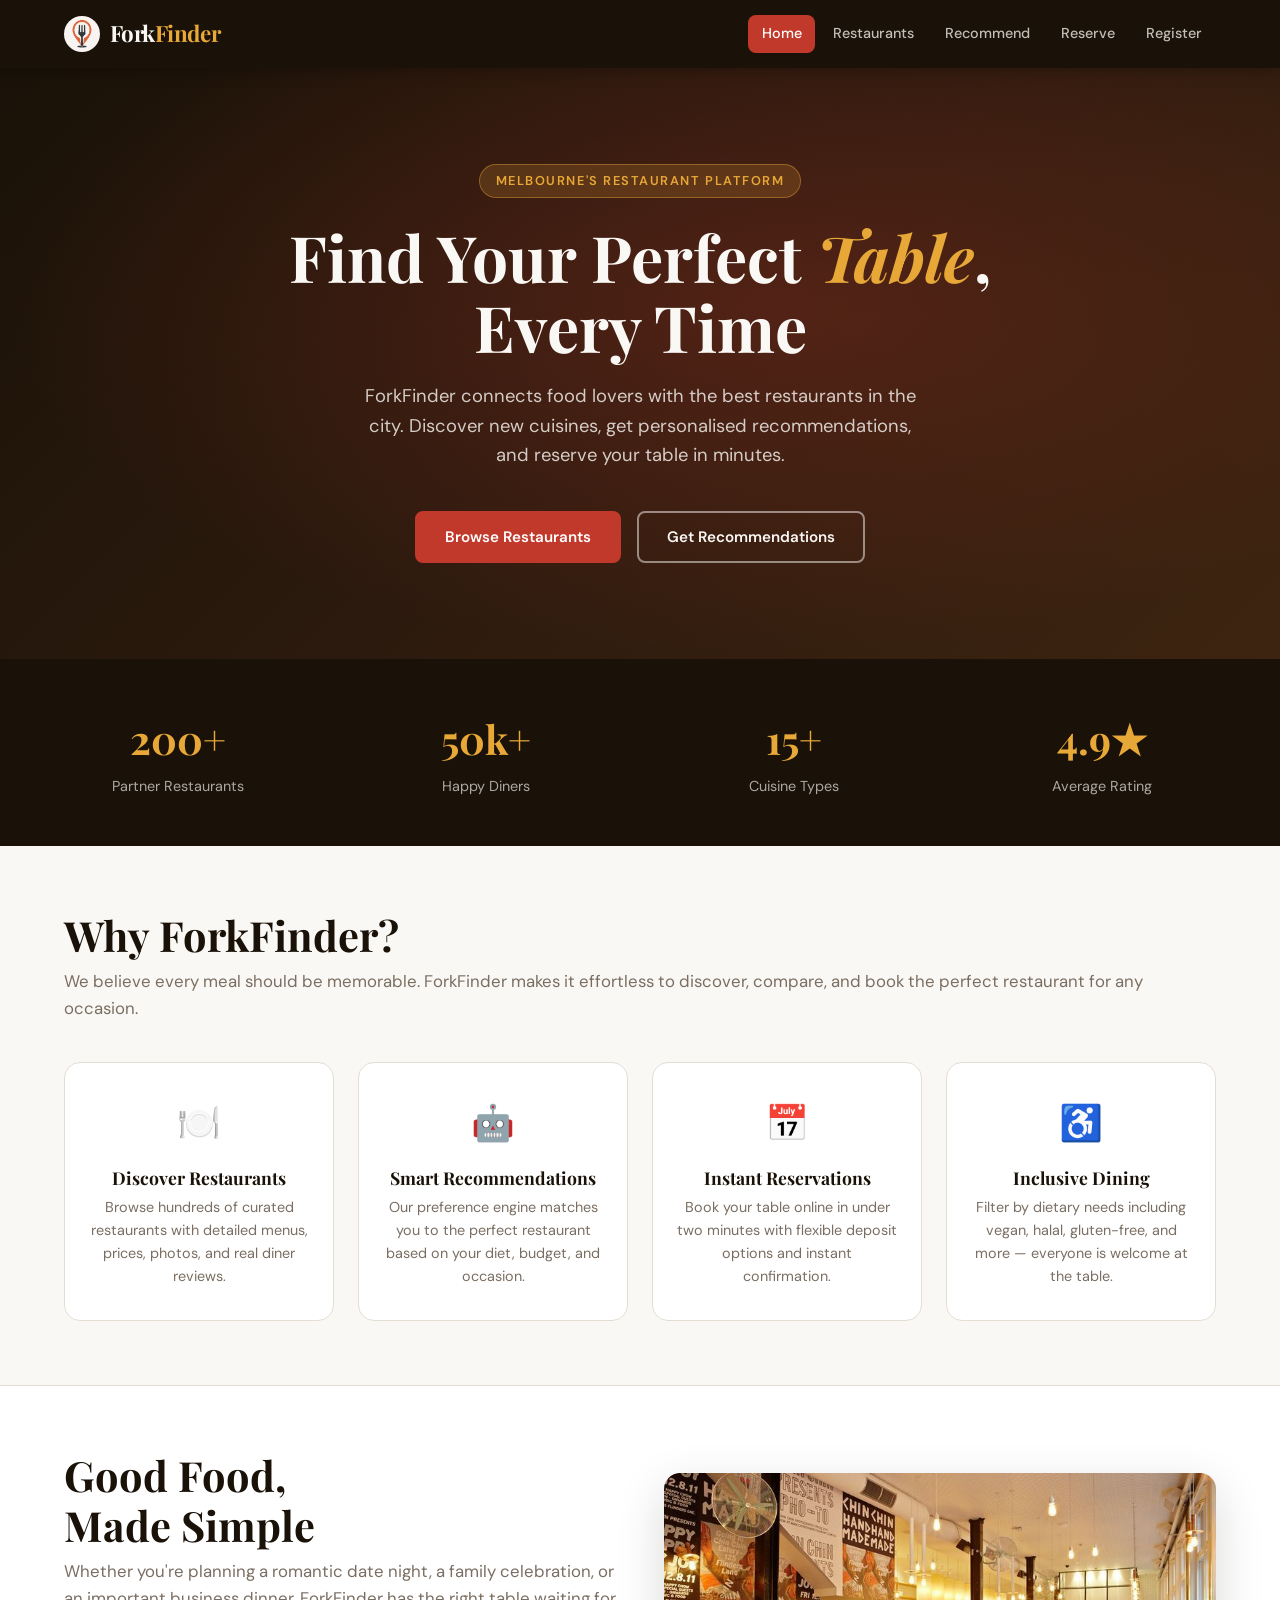
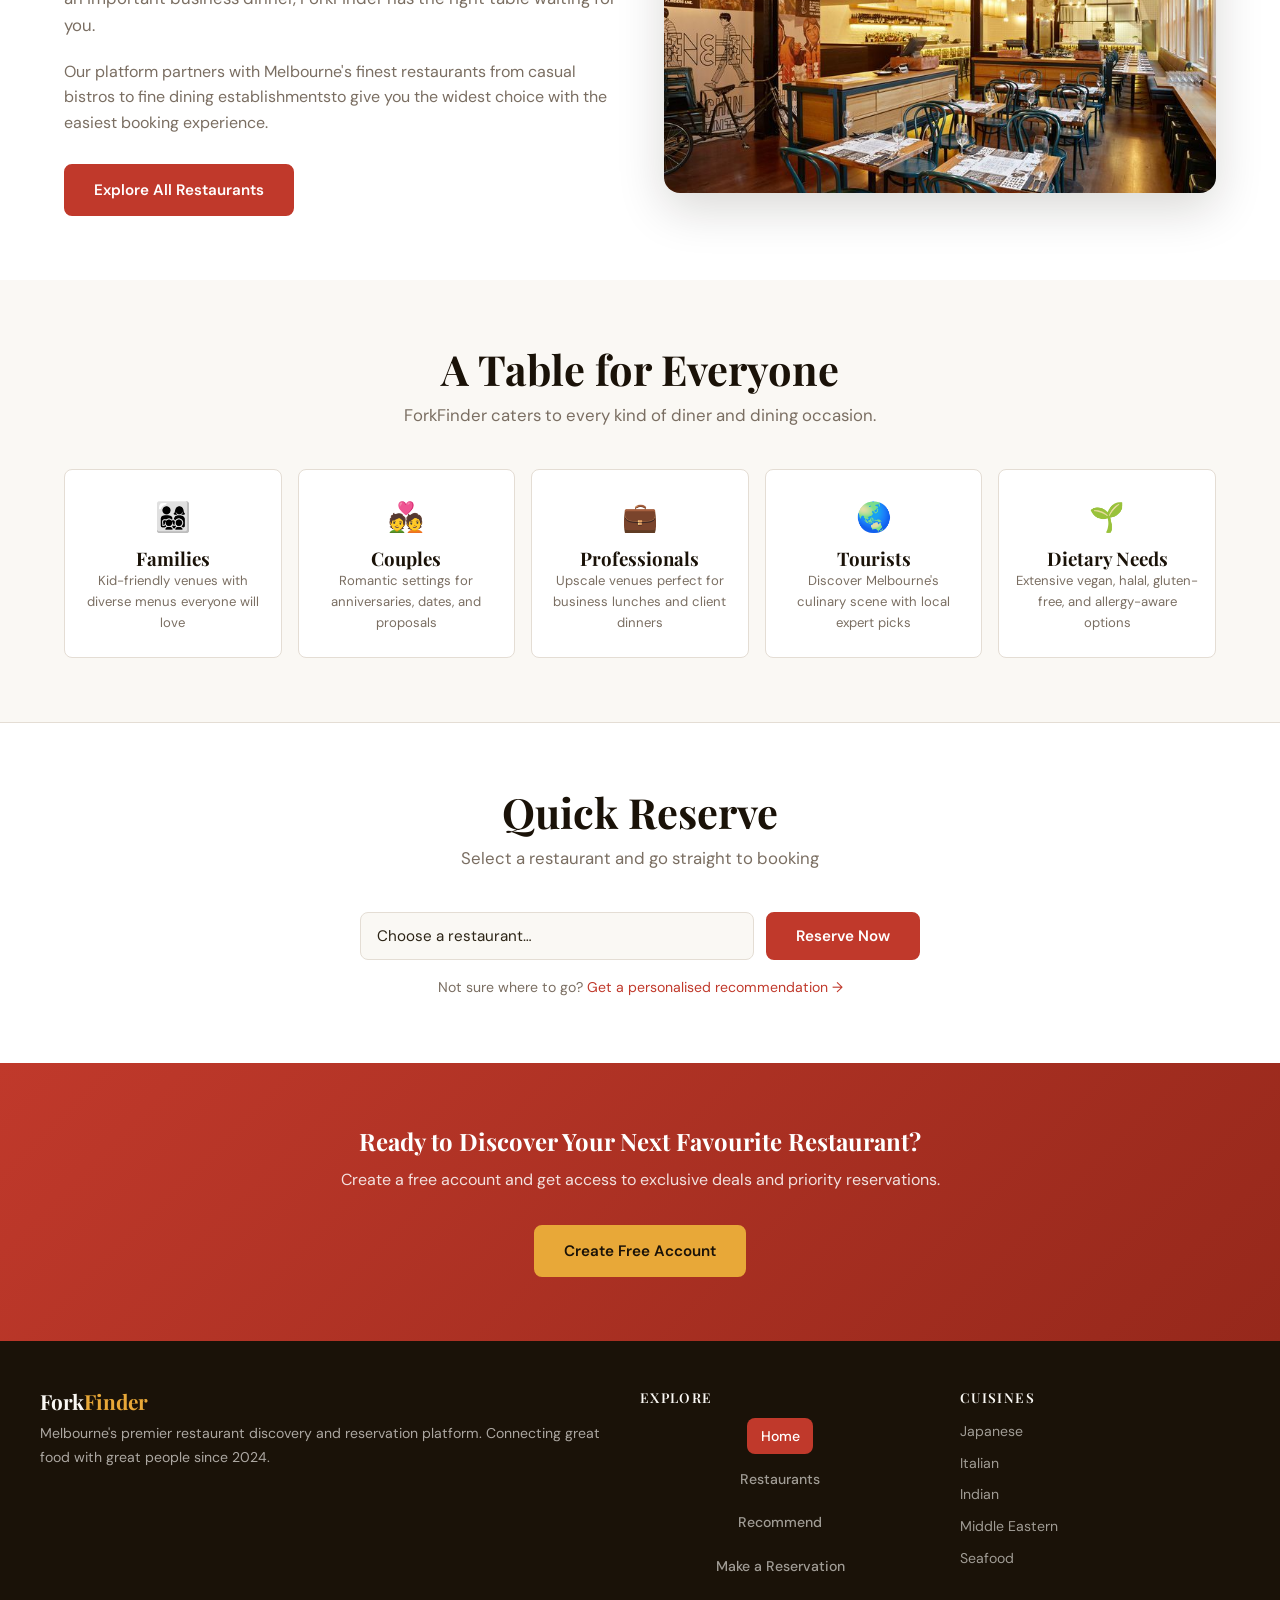
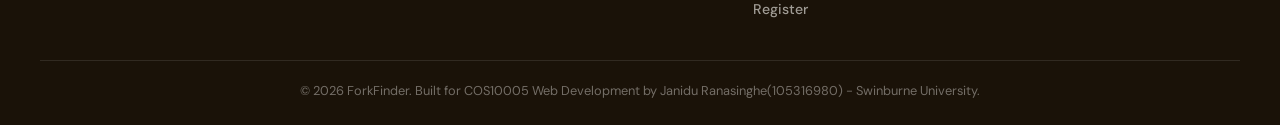
<file: index.html>
<!DOCTYPE html>
<html lang="en">
<head>
  <meta charset="UTF-8" />
  <meta name="viewport" content="width=device-width, initial-scale=1.0" />
  <title>ForkFinder – Discover & Reserve Restaurants</title>
  <link rel="stylesheet" href="css/style.css" />
</head>
<body>

  <!-- Skip to main content (Accessibility) -->
  <a class="skip-link" href="#main-content">Skip to main content</a>

  <!-- ===================== HEADER / NAV ===================== -->
  <header>
    <div class="nav-inner">
      <a href="index.html" class="nav-logo" aria-label="ForkFinder Home">
        <img src="images/logo.png" alt="ForkFinder logo" />
        <span class="nav-logo-text">Fork<span>Finder</span></span>
      </a>

      <button class="nav-toggle" id="navToggle" aria-expanded="false" aria-label="Open menu">
        <span></span><span></span><span></span>
      </button>

      <nav id="navMenu" aria-label="Main navigation">
        <ul>
          <li><a href="index.html">Home</a></li>
          <li><a href="restaurants.html">Restaurants</a></li>
          <li><a href="recommend.html">Recommend</a></li>
          <li><a href="reservation.html">Reserve</a></li>
          <li><a href="register.html">Register</a></li>
        </ul>
      </nav>
    </div>
  </header>

  <!-- ===================== MAIN ===================== -->
  <main id="main-content">

    <!-- Hero -->
    <section class="hero" aria-labelledby="hero-heading">
      <div class="hero-content">
        <div class="hero-badge">Melbourne's Restaurant Platform</div>
        <h1 id="hero-heading">Find Your Perfect <em>Table</em>,<br>Every Time</h1>
        <p>ForkFinder connects food lovers with the best restaurants in the city. Discover new cuisines, get personalised recommendations, and reserve your table in minutes.</p>
        <div class="hero-actions">
          <a href="restaurants.html" class="btn btn-primary">Browse Restaurants</a>
          <a href="recommend.html" class="btn btn-outline">Get Recommendations</a>
        </div>
      </div>
    </section>

    <!-- Stats Band -->
    <section class="stats-band" aria-label="Platform statistics">
      <div class="stats-grid">
        <div>
          <div class="stat-number">200+</div>
          <div class="stat-label">Partner Restaurants</div>
        </div>
        <div>
          <div class="stat-number">50k+</div>
          <div class="stat-label">Happy Diners</div>
        </div>
        <div>
          <div class="stat-number">15+</div>
          <div class="stat-label">Cuisine Types</div>
        </div>
        <div>
          <div class="stat-number">4.9★</div>
          <div class="stat-label">Average Rating</div>
        </div>
      </div>
    </section>

    <!-- About / Purpose -->
    <section class="section-pad" aria-labelledby="about-heading">
      <div class="container">
        <h2 class="section-title" id="about-heading">Why ForkFinder?</h2>
        <p class="section-subtitle">We believe every meal should be memorable. ForkFinder makes it effortless to discover, compare, and book the perfect restaurant for any occasion.</p>

        <div class="features-grid">
          <div class="feature-card">
            <div class="feature-icon" aria-hidden="true">🍽️</div>
            <h3>Discover Restaurants</h3>
            <p>Browse hundreds of curated restaurants with detailed menus, prices, photos, and real diner reviews.</p>
          </div>
          <div class="feature-card">
            <div class="feature-icon" aria-hidden="true">🤖</div>
            <h3>Smart Recommendations</h3>
            <p>Our preference engine matches you to the perfect restaurant based on your diet, budget, and occasion.</p>
          </div>
          <div class="feature-card">
            <div class="feature-icon" aria-hidden="true">📅</div>
            <h3>Instant Reservations</h3>
            <p>Book your table online in under two minutes with flexible deposit options and instant confirmation.</p>
          </div>
          <div class="feature-card">
            <div class="feature-icon" aria-hidden="true">♿</div>
            <h3>Inclusive Dining</h3>
            <p>Filter by dietary needs including vegan, halal, gluten-free, and more — everyone is welcome at the table.</p>
          </div>
        </div>
      </div>
    </section>

    <!-- Image & intro split -->
    <section class="section-pad" style="background:var(--color-surface);border-top:1px solid var(--color-border);" aria-labelledby="intro-heading">
      <div class="container">
        <div style="display:grid;grid-template-columns:1fr 1fr;gap:3rem;align-items:center">
          <div>
            <h2 class="section-title" id="intro-heading">Good Food, <br>Made Simple</h2>
            <p style="color:var(--color-text-light);margin-bottom:1.25rem;font-size:1.05rem;">Whether you're planning a romantic date night, a family celebration, or an important business dinner, ForkFinder has the right table waiting for you.</p>
            <p style="color:var(--color-text-light);margin-bottom:1.75rem;">Our platform partners with Melbourne's finest restaurants from casual bistros to fine dining establishmentsto give you the widest choice with the easiest booking experience.</p>
            <a href="restaurants.html" class="btn btn-primary">Explore All Restaurants</a>
          </div>
          <div>
            <img src="images/restaurant1.jpg" alt="A beautifully plated dish at one of our partner restaurants" style="border-radius:var(--radius-lg);box-shadow:var(--shadow-lg);width:100%;height:320px;object-fit:cover;" />
          </div>
        </div>
      </div>
    </section>

    <!-- Who We Serve -->
    <section class="section-pad" aria-labelledby="audience-heading">
      <div class="container">
        <h2 class="section-title text-center" id="audience-heading">A Table for Everyone</h2>
        <p class="section-subtitle text-center">ForkFinder caters to every kind of diner and dining occasion.</p>
        <div class="audience-grid">
          <div class="audience-card">
            <div class="icon" aria-hidden="true">👨‍👩‍👧‍👦</div>
            <h3>Families</h3>
            <p>Kid-friendly venues with diverse menus everyone will love</p>
          </div>
          <div class="audience-card">
            <div class="icon" aria-hidden="true">💑</div>
            <h3>Couples</h3>
            <p>Romantic settings for anniversaries, dates, and proposals</p>
          </div>
          <div class="audience-card">
            <div class="icon" aria-hidden="true">💼</div>
            <h3>Professionals</h3>
            <p>Upscale venues perfect for business lunches and client dinners</p>
          </div>
          <div class="audience-card">
            <div class="icon" aria-hidden="true">🌏</div>
            <h3>Tourists</h3>
            <p>Discover Melbourne's culinary scene with local expert picks</p>
          </div>
          <div class="audience-card">
            <div class="icon" aria-hidden="true">🌱</div>
            <h3>Dietary Needs</h3>
            <p>Extensive vegan, halal, gluten-free, and allergy-aware options</p>
          </div>
        </div>
      </div>
    </section>

    <!-- Quick Reserve -->
    <section class="section-pad" style="background:var(--color-surface);border-top:1px solid var(--color-border);" aria-labelledby="quickres-heading">
      <div class="container text-center">
        <h2 class="section-title" id="quickres-heading">Quick Reserve</h2>
        <p class="section-subtitle">Select a restaurant and go straight to booking</p>
        <div style="display:flex;gap:0.75rem;justify-content:center;flex-wrap:wrap;max-width:560px;margin:0 auto">
          <select id="quickRestaurant" style="flex:1;min-width:220px;padding:0.7rem 1rem;border:1.5px solid var(--color-border);border-radius:var(--radius);font-family:var(--font-body);font-size:0.95rem;" aria-label="Select a restaurant to reserve">
            <option value="">Choose a restaurant…</option>
          </select>
          <button id="quickReserveBtn" class="btn btn-primary" aria-label="Go to reservation page">Reserve Now</button>
        </div>
        <p style="margin-top:1rem;font-size:0.88rem;color:var(--color-text-light)">
          Not sure where to go? <a href="recommend.html">Get a personalised recommendation →</a>
        </p>
      </div>
    </section>

    <!-- CTA Strip -->
    <div class="cta-strip" role="complementary" aria-label="Call to action">
      <h2>Ready to Discover Your Next Favourite Restaurant?</h2>
      <p>Create a free account and get access to exclusive deals and priority reservations.</p>
      <a href="register.html" class="btn btn-accent">Create Free Account</a>
    </div>

  </main>

  <!-- ===================== FOOTER ===================== -->
  <footer>
    <div class="footer-inner">
      <div class="footer-grid">
        <div class="footer-brand">
          <h3>Fork<span>Finder</span></h3>
          <p>Melbourne's premier restaurant discovery and reservation platform. Connecting great food with great people since 2024.</p>
        </div>
        <nav class="footer-links" aria-label="Footer navigation">
          <h4>Explore</h4>
          <ul>
            <li><a href="index.html">Home</a></li>
            <li><a href="restaurants.html">Restaurants</a></li>
            <li><a href="recommend.html">Recommend</a></li>
            <li><a href="reservation.html">Make a Reservation</a></li>
            <li><a href="register.html">Register</a></li>
          </ul>
        </nav>
        <div class="footer-links">
          <h4>Cuisines</h4>
          <ul>
            <li><a href="restaurants.html">Japanese</a></li>
            <li><a href="restaurants.html">Italian</a></li>
            <li><a href="restaurants.html">Indian</a></li>
            <li><a href="restaurants.html">Middle Eastern</a></li>
            <li><a href="restaurants.html">Seafood</a></li>
          </ul>
        </div>
      </div>
      <div class="footer-bottom">
        <p>&copy; 2026 ForkFinder. Built for COS10005 Web Development by Janidu Ranasinghe(105316980) -  Swinburne University.</p>
      </div>
    </div>
  </footer>

  <script src="js/script.js"></script>
</body>
</html>
</file>
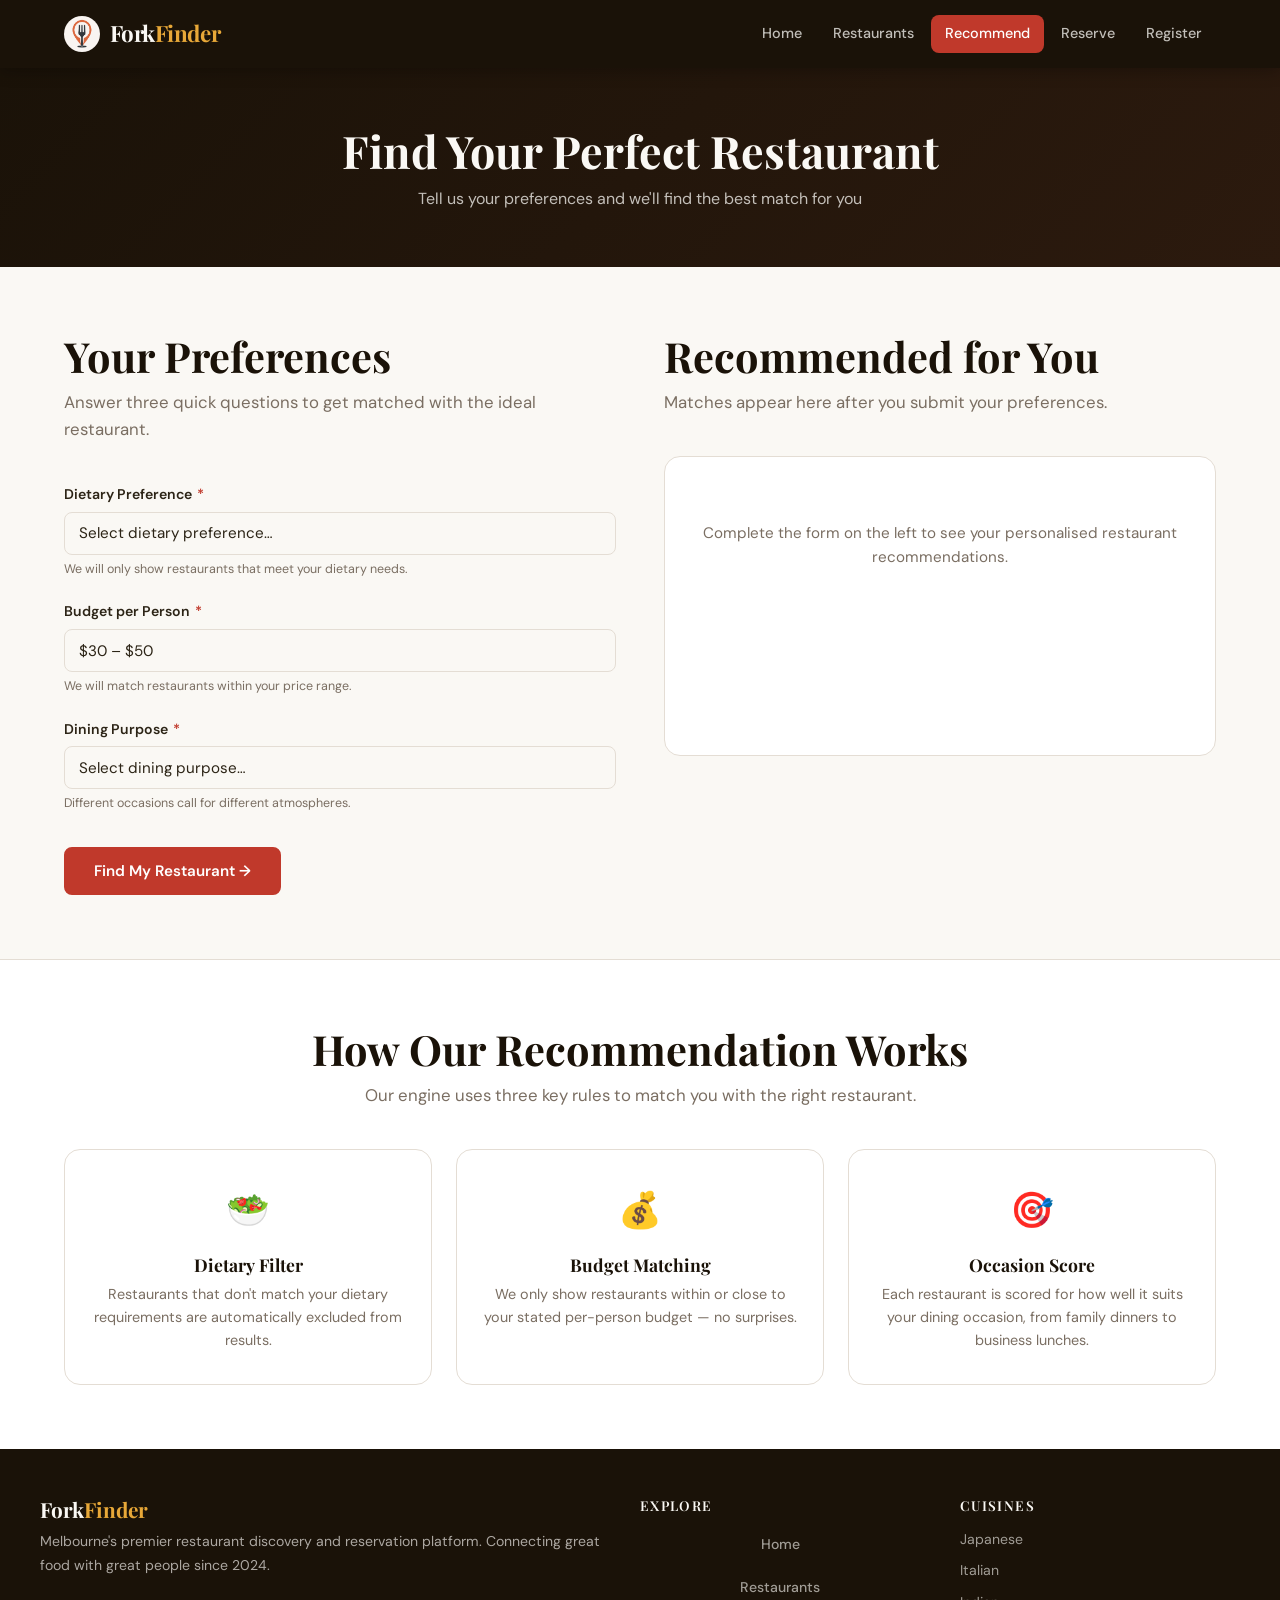
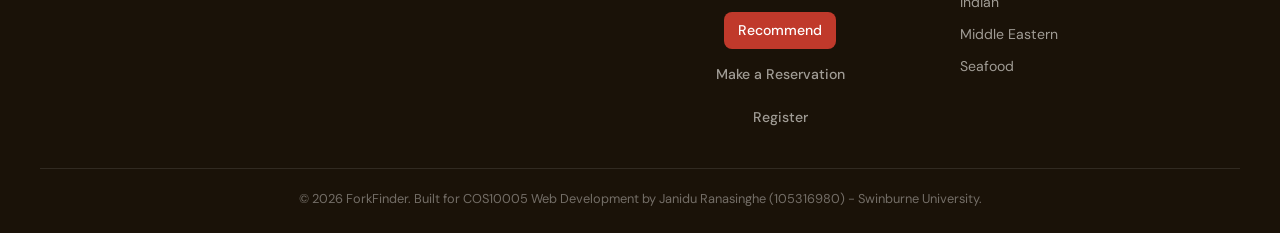
<file: recommend.html>
<!DOCTYPE html>
<html lang="en">
<head>
  <meta charset="UTF-8" />
  <meta name="viewport" content="width=device-width, initial-scale=1.0" />
  <title>Get a Recommendation – ForkFinder</title>
  <link rel="stylesheet" href="css/style.css" />
</head>
<body>

  <a class="skip-link" href="#main-content">Skip to main content</a>

  <!-- HEADER -->
  <header>
    <div class="nav-inner">
      <a href="index.html" class="nav-logo" aria-label="ForkFinder Home">
        <img src="images/logo.png" alt="ForkFinder logo" />
        <span class="nav-logo-text">Fork<span>Finder</span></span>
      </a>
      <button class="nav-toggle" id="navToggle" aria-expanded="false" aria-label="Open menu">
        <span></span><span></span><span></span>
      </button>
      <nav id="navMenu" aria-label="Main navigation">
        <ul>
          <li><a href="index.html">Home</a></li>
          <li><a href="restaurants.html">Restaurants</a></li>
          <li><a href="recommend.html">Recommend</a></li>
          <li><a href="reservation.html">Reserve</a></li>
          <li><a href="register.html">Register</a></li>
        </ul>
      </nav>
    </div>
  </header>

  <!-- MAIN -->
  <main id="main-content">

    <section class="page-hero" aria-labelledby="page-heading">
      <h1 id="page-heading">Find Your Perfect Restaurant</h1>
      <p>Tell us your preferences and we'll find the best match for you</p>
    </section>

    <section class="section-pad" aria-labelledby="recommend-heading">
      <div class="container">
        <div class="recommend-layout">

          <!-- Preference Form -->
          <div>
            <h2 class="section-title" id="recommend-heading">Your Preferences</h2>
            <p class="section-subtitle">Answer three quick questions to get matched with the ideal restaurant.</p>

            <form id="recommendForm" novalidate aria-label="Restaurant recommendation form">

              <!-- Dietary Preference -->
              <div class="form-group">
                <label for="recDietary">Dietary Preference <span class="required" aria-hidden="true">*</span></label>
                <select id="recDietary" name="recDietary" required>
                  <option value="" disabled selected>Select dietary preference…</option>
                  <option value="None">No specific preference</option>
                  <option value="Vegan">Vegan</option>
                  <option value="Halal">Halal</option>
                </select>
                <span class="field-hint">We will only show restaurants that meet your dietary needs.</span>
              </div>

              <!-- Budget -->
              <div class="form-group">
                <label for="recBudget">Budget per Person <span class="required" aria-hidden="true">*</span></label>
                <select id="recBudget" name="recBudget" required>
                  <option value="" disabled>Select budget…</option>
                  <option value="25">Under $30</option>
                  <option value="40" selected>$30 – $50</option>
                  <option value="65">$50 – $80</option>
                  <option value="120">$80+</option>
                </select>
                <span class="field-hint">We will match restaurants within your price range.</span>
              </div>

              <!-- Dining Purpose -->
              <div class="form-group">
                <label for="recPurpose">Dining Purpose <span class="required" aria-hidden="true">*</span></label>
                <select id="recPurpose" name="recPurpose" required>
                  <option value="" disabled selected>Select dining purpose…</option>
                  <option value="Family">Family Outing</option>
                  <option value="Date">Date Night</option>
                  <option value="Business">Business Dining</option>
                </select>
                <span class="field-hint">Different occasions call for different atmospheres.</span>
              </div>

              <div class="form-actions">
                <button type="submit" class="btn btn-primary">Find My Restaurant →</button>
              </div>

            </form>
          </div>

          <!-- Results Panel -->
          <div>
            <h2 class="section-title">Recommended for You</h2>
            <p class="section-subtitle">Matches appear here after you submit your preferences.</p>

            <section id="recommendResults" class="recommend-results" aria-live="polite" aria-label="Recommendation results">
              <p class="no-results-msg">Complete the form on the left to see your personalised restaurant recommendations.</p>
            </section>
          </div>

        </div>
      </div>
    </section>

    <!-- How it works -->
    <section class="section-pad" style="background:var(--color-surface);border-top:1px solid var(--color-border);" aria-labelledby="how-heading">
      <div class="container">
        <h2 class="section-title text-center" id="how-heading">How Our Recommendation Works</h2>
        <p class="section-subtitle text-center">Our engine uses three key rules to match you with the right restaurant.</p>

        <div class="features-grid" style="margin-top:2rem">
          <div class="feature-card">
            <div class="feature-icon" aria-hidden="true">🥗</div>
            <h3>Dietary Filter</h3>
            <p>Restaurants that don't match your dietary requirements are automatically excluded from results.</p>
          </div>
          <div class="feature-card">
            <div class="feature-icon" aria-hidden="true">💰</div>
            <h3>Budget Matching</h3>
            <p>We only show restaurants within or close to your stated per-person budget — no surprises.</p>
          </div>
          <div class="feature-card">
            <div class="feature-icon" aria-hidden="true">🎯</div>
            <h3>Occasion Score</h3>
            <p>Each restaurant is scored for how well it suits your dining occasion, from family dinners to business lunches.</p>
          </div>
        </div>
      </div>
    </section>

  </main>

  <!-- FOOTER -->
  <footer>
    <div class="footer-inner">
      <div class="footer-grid">
        <div class="footer-brand">
          <h3>Fork<span>Finder</span></h3>
          <p>Melbourne's premier restaurant discovery and reservation platform. Connecting great food with great people since 2024.</p>
        </div>
        <nav class="footer-links" aria-label="Footer navigation">
          <h4>Explore</h4>
          <ul>
            <li><a href="index.html">Home</a></li>
            <li><a href="restaurants.html">Restaurants</a></li>
            <li><a href="recommend.html">Recommend</a></li>
            <li><a href="reservation.html">Make a Reservation</a></li>
            <li><a href="register.html">Register</a></li>
          </ul>
        </nav>
        <div class="footer-links">
          <h4>Cuisines</h4>
          <ul>
            <li><a href="restaurants.html">Japanese</a></li>
            <li><a href="restaurants.html">Italian</a></li>
            <li><a href="restaurants.html">Indian</a></li>
            <li><a href="restaurants.html">Middle Eastern</a></li>
            <li><a href="restaurants.html">Seafood</a></li>
          </ul>
        </div>
      </div>
      <div class="footer-bottom">
        <p>&copy; 2026 ForkFinder. Built for COS10005 Web Development by Janidu Ranasinghe (105316980) - Swinburne University.</p>
      </div>
    </div>
  </footer>

  <script src="js/script.js"></script>
</body>
</html>
</file>
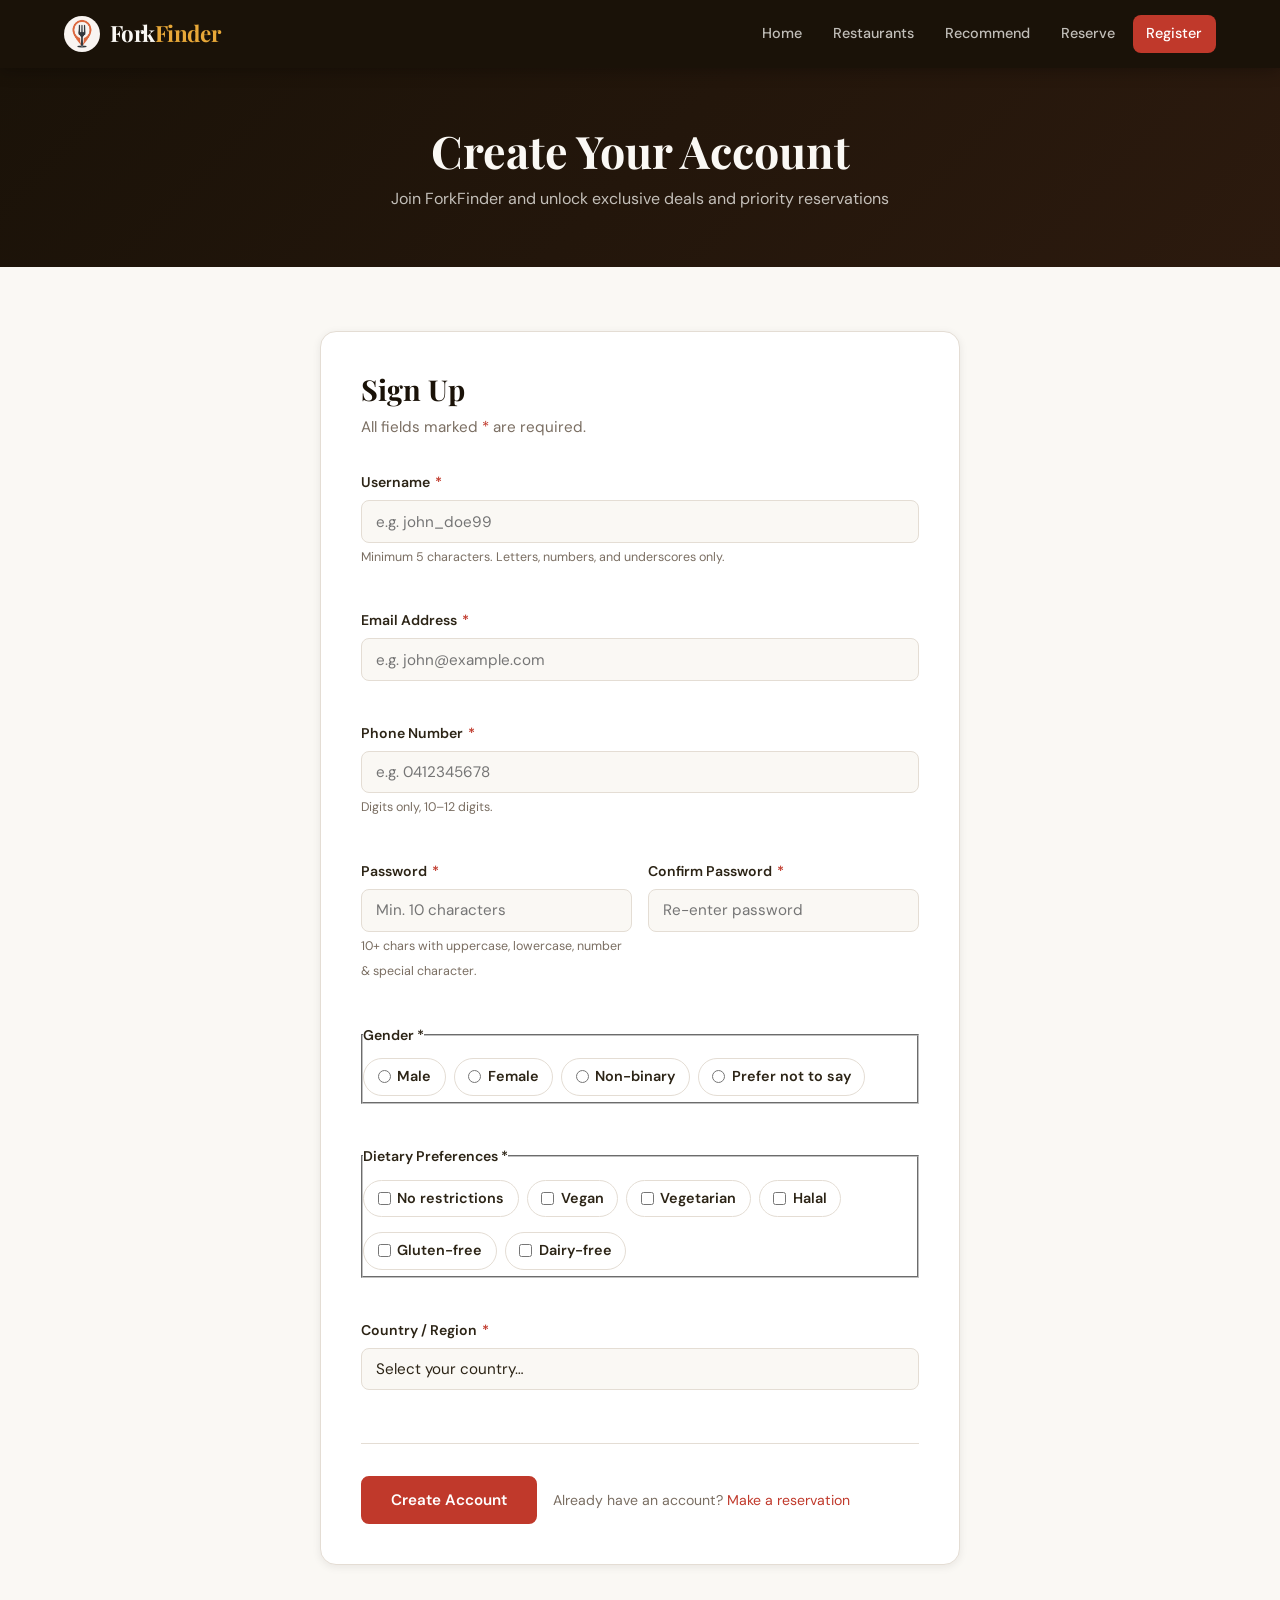
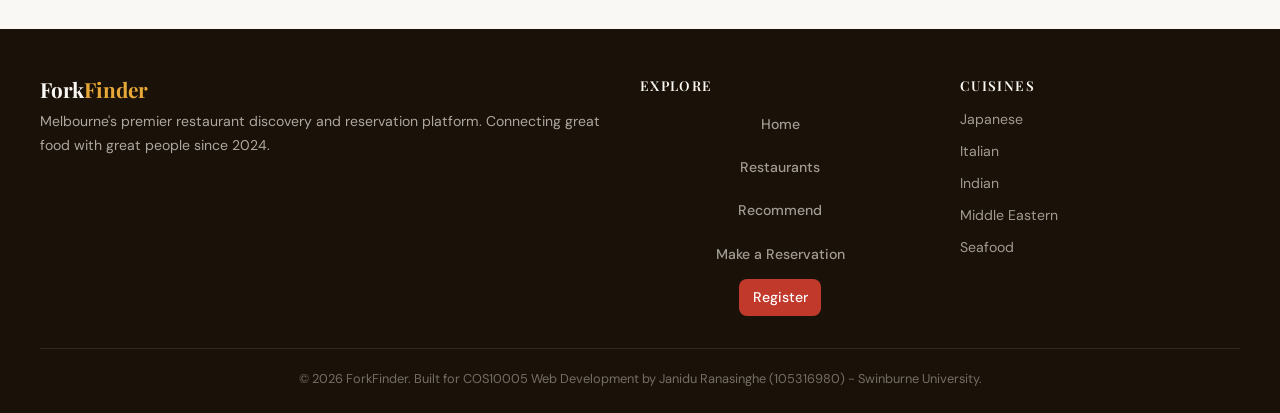
<file: register.html>
<!DOCTYPE html>
<html lang="en">
<head>
  <meta charset="UTF-8" />
  <meta name="viewport" content="width=device-width, initial-scale=1.0" />
  <title>Register – ForkFinder</title>
  <link rel="stylesheet" href="css/style.css" />
</head>
<body>

  <a class="skip-link" href="#main-content">Skip to main content</a>

  <!-- HEADER -->
  <header>
    <div class="nav-inner">
      <a href="index.html" class="nav-logo" aria-label="ForkFinder Home">
        <img src="images/logo.png" alt="ForkFinder logo" />
        <span class="nav-logo-text">Fork<span>Finder</span></span>
      </a>
      <button class="nav-toggle" id="navToggle" aria-expanded="false" aria-label="Open menu">
        <span></span><span></span><span></span>
      </button>
      <nav id="navMenu" aria-label="Main navigation">
        <ul>
          <li><a href="index.html">Home</a></li>
          <li><a href="restaurants.html">Restaurants</a></li>
          <li><a href="recommend.html">Recommend</a></li>
          <li><a href="reservation.html">Reserve</a></li>
          <li><a href="register.html">Register</a></li>
        </ul>
      </nav>
    </div>
  </header>

  <!-- MAIN -->
  <main id="main-content">

    <section class="page-hero" aria-labelledby="page-heading">
      <h1 id="page-heading">Create Your Account</h1>
      <p>Join ForkFinder and unlock exclusive deals and priority reservations</p>
    </section>

    <section class="section-pad" aria-labelledby="register-heading">
      <div class="container">

        <!-- Success message (hidden by default) -->
        <div id="registerSuccess" class="alert alert-success hidden" role="alert" aria-live="polite" style="max-width:640px;margin:0 auto 1.5rem">
          ✅ Account created successfully! Welcome to ForkFinder. You can now <a href="reservation.html">make a reservation</a>.
        </div>

        <div class="form-card">
          <h2 id="register-heading">Sign Up</h2>
          <p class="subtitle">All fields marked <span style="color:var(--color-primary)">*</span> are required.</p>

          <form id="registerForm" novalidate aria-label="User registration form">

            <!-- Username -->
            <div class="form-group">
              <label for="regUsername">Username <span class="required" aria-hidden="true">*</span></label>
              <input type="text" id="regUsername" name="username" autocomplete="username"
                     placeholder="e.g. john_doe99"
                     aria-required="true"
                     aria-describedby="regUsernameError regUsernameHint" />
              <span class="field-hint" id="regUsernameHint">Minimum 5 characters. Letters, numbers, and underscores only.</span>
              <span class="error-msg" id="regUsernameError" role="alert"></span>
            </div>

            <!-- Email -->
            <div class="form-group">
              <label for="regEmail">Email Address <span class="required" aria-hidden="true">*</span></label>
              <input type="email" id="regEmail" name="email" autocomplete="email"
                     placeholder="e.g. john@example.com"
                     aria-required="true"
                     aria-describedby="regEmailError" />
              <span class="error-msg" id="regEmailError" role="alert"></span>
            </div>

            <!-- Phone -->
            <div class="form-group">
              <label for="regPhone">Phone Number <span class="required" aria-hidden="true">*</span></label>
              <input type="tel" id="regPhone" name="phone" autocomplete="tel"
                     placeholder="e.g. 0412345678"
                     aria-required="true"
                     aria-describedby="regPhoneError regPhoneHint" />
              <span class="field-hint" id="regPhoneHint">Digits only, 10–12 digits.</span>
              <span class="error-msg" id="regPhoneError" role="alert"></span>
            </div>

            <!-- Password -->
            <div class="form-row">
              <div class="form-group">
                <label for="regPassword">Password <span class="required" aria-hidden="true">*</span></label>
                <input type="password" id="regPassword" name="password" autocomplete="new-password"
                       placeholder="Min. 10 characters"
                       aria-required="true"
                       aria-describedby="regPasswordError regPasswordHint" />
                <span class="field-hint" id="regPasswordHint">10+ chars with uppercase, lowercase, number &amp; special character.</span>
                <span class="error-msg" id="regPasswordError" role="alert"></span>
              </div>
              <div class="form-group">
                <label for="regConfirm">Confirm Password <span class="required" aria-hidden="true">*</span></label>
                <input type="password" id="regConfirm" name="confirm_password" autocomplete="new-password"
                       placeholder="Re-enter password"
                       aria-required="true"
                       aria-describedby="regConfirmError" />
                <span class="error-msg" id="regConfirmError" role="alert"></span>
              </div>
            </div>

            <!-- Gender -->
            <div class="form-group">
              <fieldset>
                <legend style="font-size:0.88rem;font-weight:600;margin-bottom:0.5rem">
                  Gender <span class="required" aria-hidden="true">*</span>
                </legend>
                <div class="radio-group" role="group" aria-describedby="genderError">
                  <label class="radio-option">
                    <input type="radio" name="gender" value="male" /> Male
                  </label>
                  <label class="radio-option">
                    <input type="radio" name="gender" value="female" /> Female
                  </label>
                  <label class="radio-option">
                    <input type="radio" name="gender" value="non-binary" /> Non-binary
                  </label>
                  <label class="radio-option">
                    <input type="radio" name="gender" value="prefer-not" /> Prefer not to say
                  </label>
                </div>
              </fieldset>
              <span class="error-msg" id="genderError" role="alert"></span>
            </div>

            <!-- Dietary Preferences -->
            <div class="form-group">
              <fieldset>
                <legend style="font-size:0.88rem;font-weight:600;margin-bottom:0.5rem">
                  Dietary Preferences <span class="required" aria-hidden="true">*</span>
                </legend>
                <div class="checkbox-group" role="group" aria-describedby="dietaryError">
                  <label class="checkbox-option">
                    <input type="checkbox" name="dietary" value="none" /> No restrictions
                  </label>
                  <label class="checkbox-option">
                    <input type="checkbox" name="dietary" value="vegan" /> Vegan
                  </label>
                  <label class="checkbox-option">
                    <input type="checkbox" name="dietary" value="vegetarian" /> Vegetarian
                  </label>
                  <label class="checkbox-option">
                    <input type="checkbox" name="dietary" value="halal" /> Halal
                  </label>
                  <label class="checkbox-option">
                    <input type="checkbox" name="dietary" value="gluten-free" /> Gluten-free
                  </label>
                  <label class="checkbox-option">
                    <input type="checkbox" name="dietary" value="dairy-free" /> Dairy-free
                  </label>
                </div>
              </fieldset>
              <span class="error-msg" id="dietaryError" role="alert"></span>
            </div>

            <!-- Country / Region -->
            <div class="form-group">
              <label for="regCountry">Country / Region <span class="required" aria-hidden="true">*</span></label>
              <select id="regCountry" name="country" autocomplete="country"
                      aria-required="true"
                      aria-describedby="regCountryError">
                <option value="">Select your country…</option>
                <option value="AU">Australia</option>
                <option value="NZ">New Zealand</option>
                <option value="US">United States</option>
                <option value="GB">United Kingdom</option>
                <option value="CN">China</option>
                <option value="IN">India</option>
                <option value="JP">Japan</option>
                <option value="KR">South Korea</option>
                <option value="SG">Singapore</option>
                <option value="MY">Malaysia</option>
                <option value="ID">Indonesia</option>
                <option value="PH">Philippines</option>
                <option value="VN">Vietnam</option>
                <option value="TH">Thailand</option>
                <option value="CA">Canada</option>
                <option value="other">Other</option>
              </select>
              <span class="error-msg" id="regCountryError" role="alert"></span>
            </div>

            <hr class="divider" />

            <div class="form-actions">
              <button type="submit" class="btn btn-primary">Create Account</button>
              <span style="font-size:0.88rem;color:var(--color-text-light)">
                Already have an account? <a href="reservation.html">Make a reservation</a>
              </span>
            </div>

          </form>
        </div>

      </div>
    </section>

  </main>

  <!-- FOOTER -->
  <footer>
    <div class="footer-inner">
      <div class="footer-grid">
        <div class="footer-brand">
          <h3>Fork<span>Finder</span></h3>
          <p>Melbourne's premier restaurant discovery and reservation platform. Connecting great food with great people since 2024.</p>
        </div>
        <nav class="footer-links" aria-label="Footer navigation">
          <h4>Explore</h4>
          <ul>
            <li><a href="index.html">Home</a></li>
            <li><a href="restaurants.html">Restaurants</a></li>
            <li><a href="recommend.html">Recommend</a></li>
            <li><a href="reservation.html">Make a Reservation</a></li>
            <li><a href="register.html">Register</a></li>
          </ul>
        </nav>
        <div class="footer-links">
          <h4>Cuisines</h4>
          <ul>
            <li><a href="restaurants.html">Japanese</a></li>
            <li><a href="restaurants.html">Italian</a></li>
            <li><a href="restaurants.html">Indian</a></li>
            <li><a href="restaurants.html">Middle Eastern</a></li>
            <li><a href="restaurants.html">Seafood</a></li>
          </ul>
        </div>
      </div>
      <div class="footer-bottom">
        <p>&copy; 2026 ForkFinder. Built for COS10005 Web Development by Janidu Ranasinghe (105316980) - Swinburne University.</p>
      </div>
    </div>
  </footer>

  <script src="js/script.js"></script>
</body>
</html>
</file>
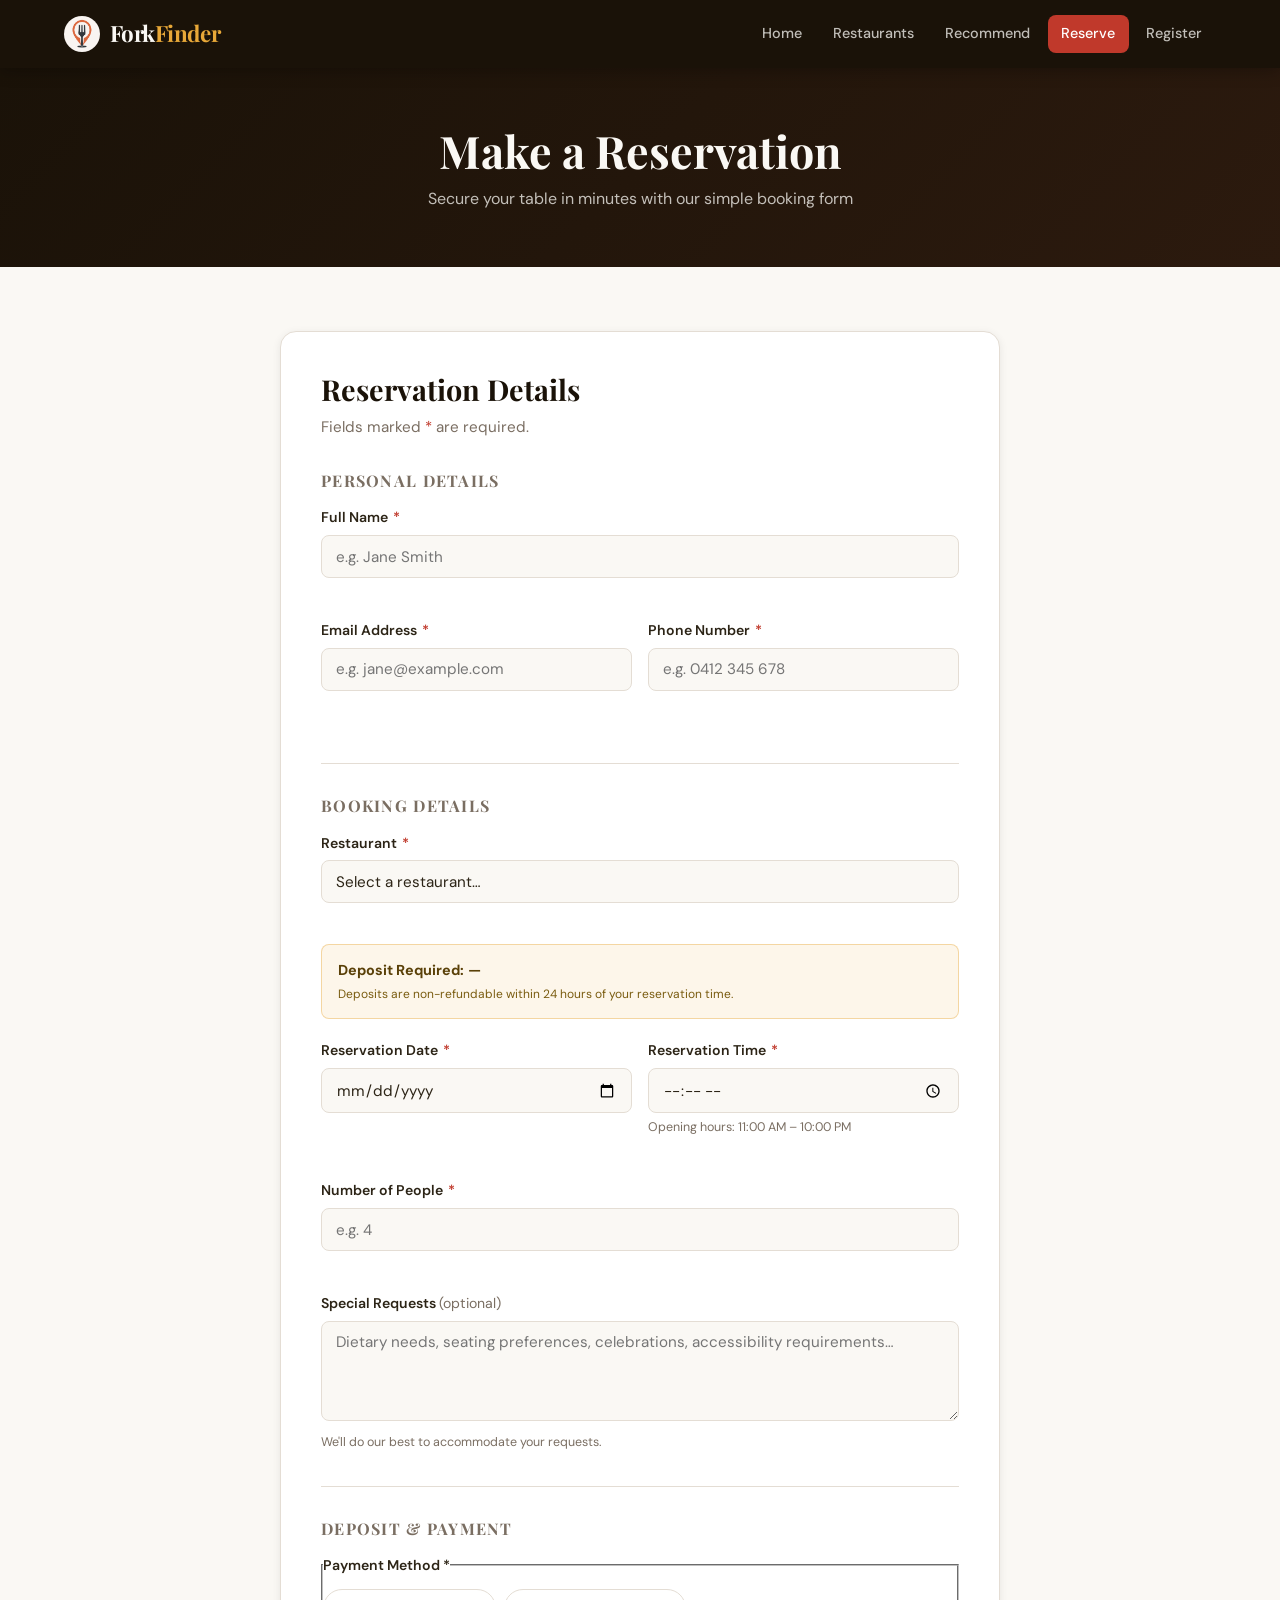
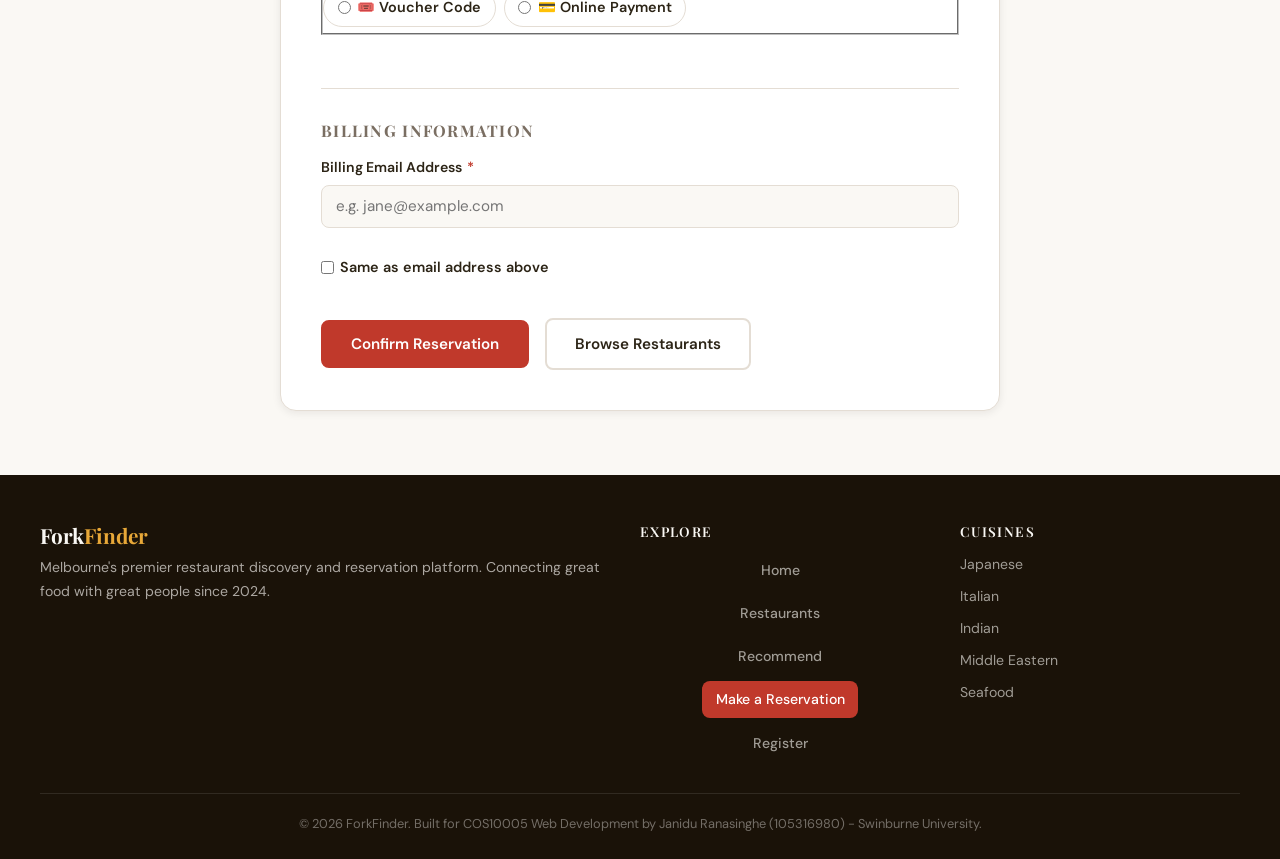
<file: reservation.html>
<!DOCTYPE html>
<html lang="en">
<head>
  <meta charset="UTF-8" />
  <meta name="viewport" content="width=device-width, initial-scale=1.0" />
  <title>Make a Reservation – ForkFinder</title>
  <link rel="stylesheet" href="css/style.css" />
</head>
<body>

  <a class="skip-link" href="#main-content">Skip to main content</a>

  <!-- HEADER -->
  <header>
    <div class="nav-inner">
      <a href="index.html" class="nav-logo" aria-label="ForkFinder Home">
        <img src="images/logo.png" alt="ForkFinder logo" />
        <span class="nav-logo-text">Fork<span>Finder</span></span>
      </a>
      <button class="nav-toggle" id="navToggle" aria-expanded="false" aria-label="Open menu">
        <span></span><span></span><span></span>
      </button>
      <nav id="navMenu" aria-label="Main navigation">
        <ul>
          <li><a href="index.html">Home</a></li>
          <li><a href="restaurants.html">Restaurants</a></li>
          <li><a href="recommend.html">Recommend</a></li>
          <li><a href="reservation.html">Reserve</a></li>
          <li><a href="register.html">Register</a></li>
        </ul>
      </nav>
    </div>
  </header>

  <!-- MAIN -->
  <main id="main-content">

    <section class="page-hero" aria-labelledby="page-heading">
      <h1 id="page-heading">Make a Reservation</h1>
      <p>Secure your table in minutes with our simple booking form</p>
    </section>

    <section class="section-pad" aria-labelledby="reservation-heading">
      <div class="container">
        <div class="form-card" style="max-width:720px">
          <h2 id="reservation-heading">Reservation Details</h2>
          <p class="subtitle">Fields marked <span style="color:var(--color-primary)">*</span> are required.</p>

          <!-- POST to Swinburne test server -->
          <form id="reservationForm"
                method="POST"
                action="http://mercury.swin.edu.au/it000000/cos10005/regtest.php"
                novalidate
                aria-label="Restaurant reservation form">

            <!-- ── Personal Details ── -->
            <h3 style="font-size:1rem;text-transform:uppercase;letter-spacing:0.08em;color:var(--color-text-light);margin-bottom:1rem">Personal Details</h3>

            <div class="form-group">
              <label for="resName">Full Name <span class="required" aria-hidden="true">*</span></label>
              <input type="text" id="resName" name="full_name" autocomplete="name"
                     placeholder="e.g. Jane Smith"
                     aria-required="true"
                     aria-describedby="resNameError" />
              <span class="error-msg" id="resNameError" role="alert"></span>
            </div>

            <div class="form-row">
              <div class="form-group">
                <label for="resEmail">Email Address <span class="required" aria-hidden="true">*</span></label>
                <input type="email" id="resEmail" name="email" autocomplete="email"
                       placeholder="e.g. jane@example.com"
                       aria-required="true"
                       aria-describedby="resEmailError" />
                <span class="error-msg" id="resEmailError" role="alert"></span>
              </div>
              <div class="form-group">
                <label for="resPhone">Phone Number <span class="required" aria-hidden="true">*</span></label>
                <input type="tel" id="resPhone" name="phone" autocomplete="tel"
                       placeholder="e.g. 0412 345 678"
                       aria-required="true"
                       aria-describedby="resPhoneError" />
                <span class="error-msg" id="resPhoneError" role="alert"></span>
              </div>
            </div>

            <hr class="divider" />

            <!-- ── Booking Details ── -->
            <h3 style="font-size:1rem;text-transform:uppercase;letter-spacing:0.08em;color:var(--color-text-light);margin-bottom:1rem">Booking Details</h3>

            <!-- Restaurant Selection -->
            <div class="form-group">
              <label for="resRestaurant">Restaurant <span class="required" aria-hidden="true">*</span></label>
              <select id="resRestaurant" name="restaurant"
                      aria-required="true"
                      aria-describedby="resRestaurantError">
                <option value="">Select a restaurant…</option>
                <option value="chinchin">Chin Chin – South-East Asian, CBD ($45–$89 pp)</option>
                <option value="movida">MoVida Original – Spanish, Hosier Lane ($60–$80 pp)</option>
                <option value="minamishima">Minamishima – Japanese Omakase, Richmond ($250–$350 pp)</option>
                <option value="tonka">Tonka – Indian, Duckboard Place CBD ($60–$100 pp)</option>
                <option value="tipo">Tipo 00 – Italian, Little Bourke St CBD ($50–$80 pp)</option>
                <option value="gimlet">Gimlet at Cavendish House – Modern Australian, CBD ($100–$180 pp)</option>
              </select>
              <span class="error-msg" id="resRestaurantError" role="alert"></span>
            </div>

            <!-- Deposit Display -->
            <div class="deposit-info-box" aria-live="polite" aria-atomic="true">
              <strong>Deposit Required:</strong>
              <strong id="depositDisplay">—</strong>
              <input type="hidden" id="depositAmount" name="deposit_amount" />
              <br />
              <small>Deposits are non-refundable within 24 hours of your reservation time.</small>
            </div>

            <div class="form-row" style="margin-top:1.25rem">
              <div class="form-group">
                <label for="resDate">Reservation Date <span class="required" aria-hidden="true">*</span></label>
                <input type="date" id="resDate" name="reservation_date"
                       aria-required="true"
                       aria-describedby="resDateError" />
                <span class="error-msg" id="resDateError" role="alert"></span>
              </div>
              <div class="form-group">
                <label for="resTime">Reservation Time <span class="required" aria-hidden="true">*</span></label>
                <input type="time" id="resTime" name="reservation_time"
                       min="11:00" max="22:00"
                       aria-required="true"
                       aria-describedby="resTimeError" />
                <span class="field-hint">Opening hours: 11:00 AM – 10:00 PM</span>
                <span class="error-msg" id="resTimeError" role="alert"></span>
              </div>
            </div>

            <div class="form-group">
              <label for="resPeople">Number of People <span class="required" aria-hidden="true">*</span></label>
              <input type="number" id="resPeople" name="num_people"
                     min="1" max="50" placeholder="e.g. 4"
                     aria-required="true"
                     aria-describedby="resPeopleError" />
              <span class="error-msg" id="resPeopleError" role="alert"></span>
            </div>

            <div class="form-group">
              <label for="resSpecial">Special Requests <span style="color:var(--color-text-light);font-weight:400">(optional)</span></label>
              <textarea id="resSpecial" name="special_requests"
                        placeholder="Dietary needs, seating preferences, celebrations, accessibility requirements…"
                        aria-describedby="resSpecialHint"></textarea>
              <span class="field-hint" id="resSpecialHint">We'll do our best to accommodate your requests.</span>
            </div>

            <hr class="divider" />

            <!-- ── Deposit & Payment ── -->
            <h3 style="font-size:1rem;text-transform:uppercase;letter-spacing:0.08em;color:var(--color-text-light);margin-bottom:1rem">Deposit &amp; Payment</h3>

            <div class="form-group">
              <fieldset>
                <legend style="font-size:0.88rem;font-weight:600;margin-bottom:0.5rem">
                  Payment Method <span class="required" aria-hidden="true">*</span>
                </legend>
                <div class="radio-group" role="group" aria-describedby="paymentError">
                  <label class="radio-option">
                    <input type="radio" name="paymentMethod" id="payVoucher" value="voucher" />
                    🎟️ Voucher Code
                  </label>
                  <label class="radio-option">
                    <input type="radio" name="paymentMethod" id="payOnline" value="online" />
                    💳 Online Payment
                  </label>
                </div>
              </fieldset>
              <span class="error-msg" id="paymentError" role="alert"></span>
            </div>

            <!-- Voucher Code Section (shown when Voucher is selected) -->
            <div id="voucherSection" class="form-group hidden" aria-live="polite">
              <label for="resVoucher">Voucher Code</label>
              <input type="text" id="resVoucher" name="voucher_code"
                     placeholder="Enter 12-digit voucher code"
                     maxlength="12"
                     aria-describedby="resVoucherHint" />
              <span class="field-hint" id="resVoucherHint">Enter your 12-digit promotional voucher code.</span>
            </div>

            <!-- Credit Card Section (shown when Online Payment selected) -->
            <div id="cardSection" class="hidden" aria-live="polite">
              <div class="form-group">
                <label for="resCardType">Card Type <span class="required" aria-hidden="true">*</span></label>
                <select id="resCardType" name="card_type" aria-describedby="resCardTypeHint">
                  <option value="visa">Visa (16 digits)</option>
                  <option value="mastercard">Mastercard (16 digits)</option>
                  <option value="amex">American Express (15 digits)</option>
                </select>
                <span class="field-hint" id="resCardTypeHint">Select your card type before entering the number.</span>
              </div>
              <div class="form-group">
                <label for="resCardNumber">Card Number <span class="required" aria-hidden="true">*</span></label>
                <input type="text" id="resCardNumber" name="card_number"
                       placeholder="Digits only — use fake card number for testing"
                       maxlength="16"
                       aria-required="true"
                       aria-describedby="resCardNumberError resCardHint" />
                <span class="field-hint" id="resCardHint">⚠️ Use fake card numbers only. No real payment is processed.</span>
                <span class="error-msg" id="resCardNumberError" role="alert"></span>
              </div>
            </div>

            <hr class="divider" />

            <!-- ── Billing Email ── -->
            <h3 style="font-size:1rem;text-transform:uppercase;letter-spacing:0.08em;color:var(--color-text-light);margin-bottom:1rem">Billing Information</h3>

            <div class="form-group">
              <label for="resBillingEmail">Billing Email Address <span class="required" aria-hidden="true">*</span></label>
              <input type="email" id="resBillingEmail" name="billing_email"
                     placeholder="e.g. jane@example.com"
                     autocomplete="email"
                     aria-required="true"
                     aria-describedby="resBillingEmailError" />
              <span class="error-msg" id="resBillingEmailError" role="alert"></span>
              <div style="margin-top:0.5rem">
                <label class="checkbox-option" style="border:none;padding:0;display:inline-flex">
                  <input type="checkbox" id="sameEmail" name="same_email" />
                  <span>Same as email address above</span>
                </label>
              </div>
            </div>

            <div class="form-actions">
              <button type="submit" class="btn btn-primary">Confirm Reservation</button>
              <a href="restaurants.html" class="btn btn-outline" style="color:var(--color-text);border-color:var(--color-border)">Browse Restaurants</a>
            </div>

          </form>
        </div>
      </div>
    </section>

  </main>

  <!-- FOOTER -->
  <footer>
    <div class="footer-inner">
      <div class="footer-grid">
        <div class="footer-brand">
          <h3>Fork<span>Finder</span></h3>
          <p>Melbourne's premier restaurant discovery and reservation platform. Connecting great food with great people since 2024.</p>
        </div>
        <nav class="footer-links" aria-label="Footer navigation">
          <h4>Explore</h4>
          <ul>
            <li><a href="index.html">Home</a></li>
            <li><a href="restaurants.html">Restaurants</a></li>
            <li><a href="recommend.html">Recommend</a></li>
            <li><a href="reservation.html">Make a Reservation</a></li>
            <li><a href="register.html">Register</a></li>
          </ul>
        </nav>
        <div class="footer-links">
          <h4>Cuisines</h4>
          <ul>
            <li><a href="restaurants.html">Japanese</a></li>
            <li><a href="restaurants.html">Italian</a></li>
            <li><a href="restaurants.html">Indian</a></li>
            <li><a href="restaurants.html">Middle Eastern</a></li>
            <li><a href="restaurants.html">Seafood</a></li>
          </ul>
        </div>
      </div>
      <div class="footer-bottom">
        <p>&copy; 2026 ForkFinder. Built for COS10005 Web Development by Janidu Ranasinghe (105316980) - Swinburne University.</p>
      </div>
    </div>
  </footer>

  <script src="js/script.js"></script>
</body>
</html>
</file>
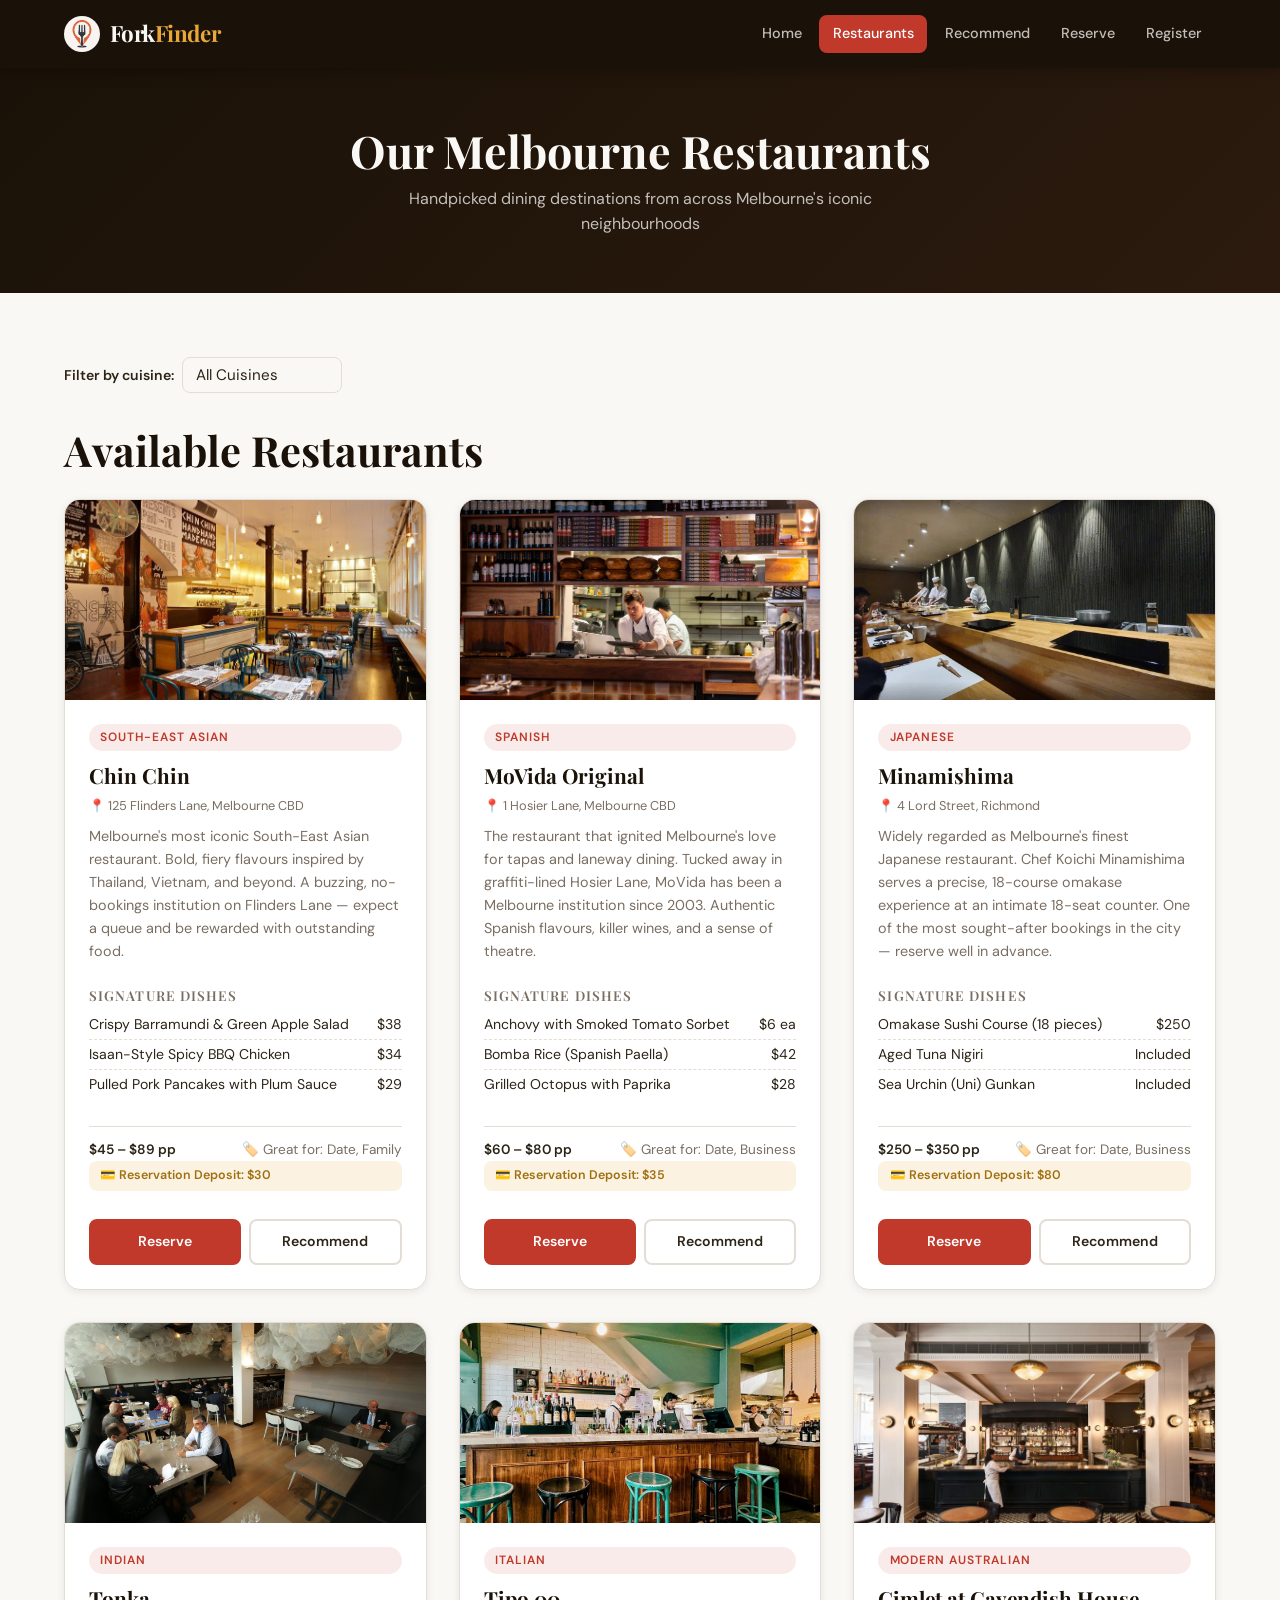
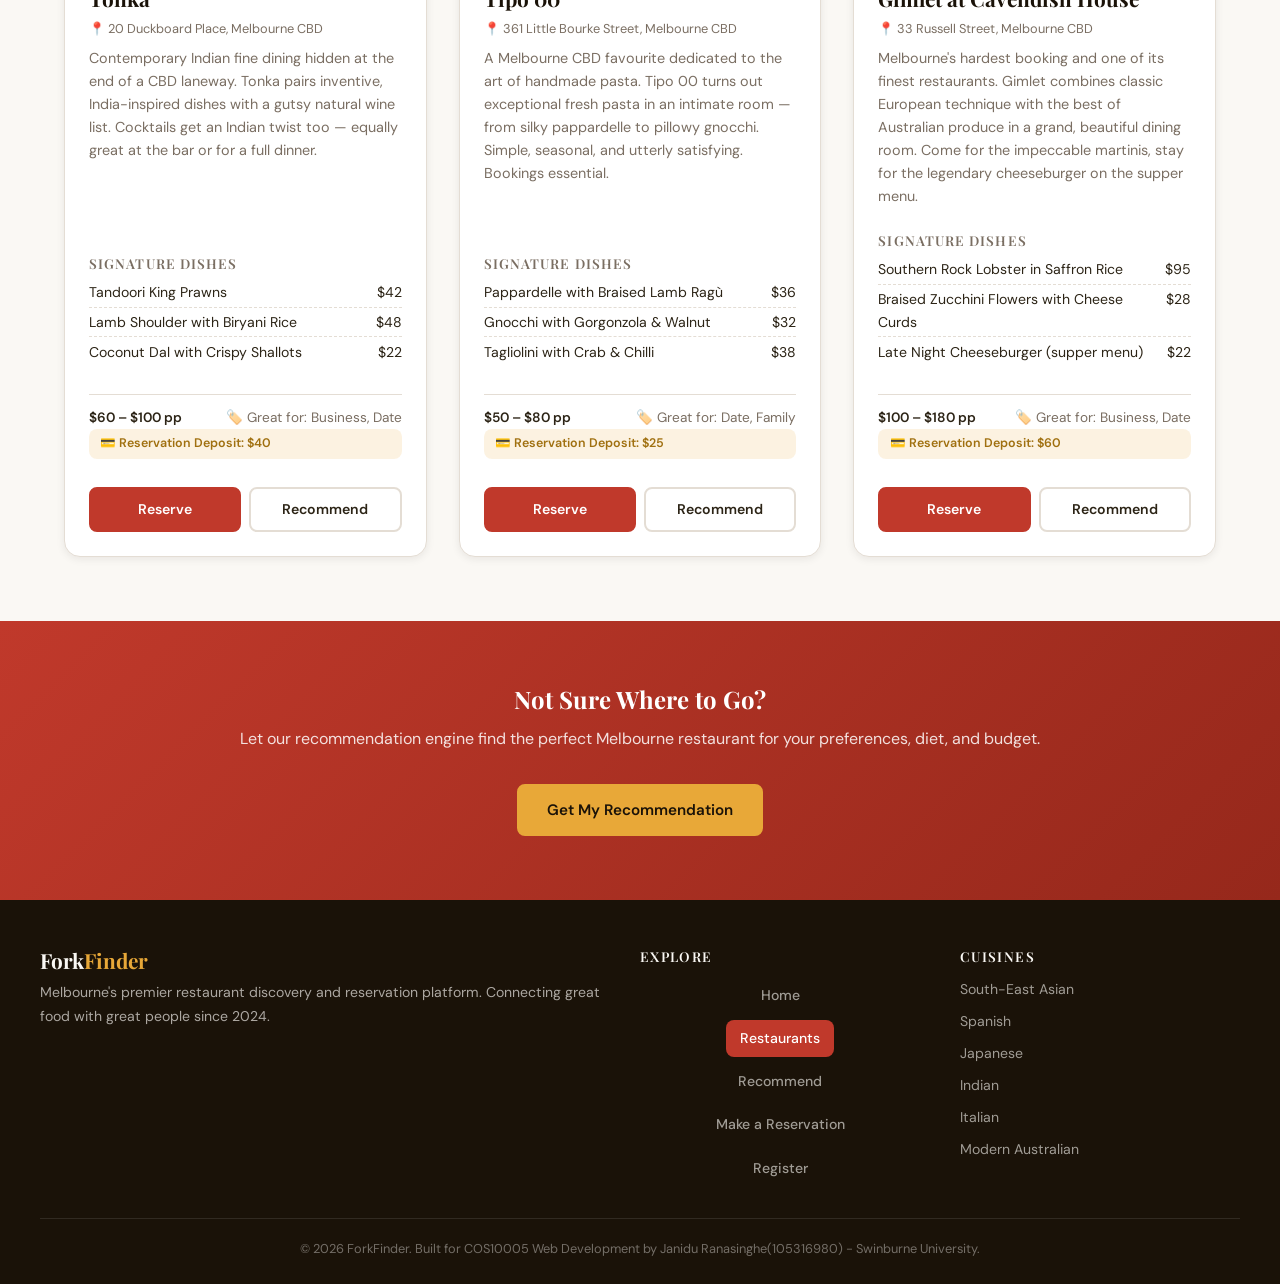
<file: restaurants.html>
<!DOCTYPE html>
<html lang="en">
<head>
  <meta charset="UTF-8" />
  <meta name="viewport" content="width=device-width, initial-scale=1.0" />
  <title>Restaurants – ForkFinder</title>
  <link rel="stylesheet" href="css/style.css" />
</head>
<body>

  <a class="skip-link" href="#main-content">Skip to main content</a>

  <!-- HEADER -->
  <header>
    <div class="nav-inner">
      <a href="index.html" class="nav-logo" aria-label="ForkFinder Home">
        <img src="images/logo.png" alt="ForkFinder logo" />
        <span class="nav-logo-text">Fork<span>Finder</span></span>
      </a>
      <button class="nav-toggle" id="navToggle" aria-expanded="false" aria-label="Open menu">
        <span></span><span></span><span></span>
      </button>
      <nav id="navMenu" aria-label="Main navigation">
        <ul>
          <li><a href="index.html">Home</a></li>
          <li><a href="restaurants.html">Restaurants</a></li>
          <li><a href="recommend.html">Recommend</a></li>
          <li><a href="reservation.html">Reserve</a></li>
          <li><a href="register.html">Register</a></li>
        </ul>
      </nav>
    </div>
  </header>

  <!-- MAIN -->
  <main id="main-content">

    <!-- Page Hero -->
    <section class="page-hero" aria-labelledby="page-heading">
      <h1 id="page-heading">Our Melbourne Restaurants</h1>
      <p>Handpicked dining destinations from across Melbourne's iconic neighbourhoods</p>
    </section>

    <!-- Restaurant Listing -->
    <section class="section-pad" aria-labelledby="listing-heading">
      <div class="container">

        <!-- Filter Bar -->
        <div class="filter-bar" role="search" aria-label="Filter restaurants by cuisine">
          <label for="cuisineFilter">Filter by cuisine:</label>
          <select id="cuisineFilter" aria-label="Cuisine type filter">
            <option value="all">All Cuisines</option>
            <option value="South-East Asian">South-East Asian</option>
            <option value="Spanish">Spanish</option>
            <option value="Japanese">Japanese</option>
            <option value="Indian">Indian</option>
            <option value="Italian">Italian</option>
            <option value="Modern Australian">Modern Australian</option>
          </select>
        </div>

        <h2 class="section-title" id="listing-heading" style="margin-bottom:1.5rem">Available Restaurants</h2>

        <!-- Restaurant Cards Grid -->
        <div class="restaurants-grid">

          <!-- 1. Chin Chin -->
          <article class="restaurant-card" data-cuisine="South-East Asian" aria-labelledby="chinchin-name">
            <img src="images/restaurant1.jpg" alt="Bustling dining room at Chin Chin on Flinders Lane with bold colourful décor" />
            <div class="restaurant-card-body">
              <span class="cuisine-tag">South-East Asian</span>
              <h3 id="chinchin-name">Chin Chin</h3>
              <p style="font-size:0.8rem;color:var(--color-text-light);margin-bottom:0.5rem">📍 125 Flinders Lane, Melbourne CBD</p>
              <p class="restaurant-desc">Melbourne's most iconic South-East Asian restaurant. Bold, fiery flavours inspired by Thailand, Vietnam, and beyond. A buzzing, no-bookings institution on Flinders Lane — expect a queue and be rewarded with outstanding food.</p>

              <div class="dishes-list">
                <h4>Signature Dishes</h4>
                <div class="dish-item"><span>Crispy Barramundi &amp; Green Apple Salad</span><span>$38</span></div>
                <div class="dish-item"><span>Isaan-Style Spicy BBQ Chicken</span><span>$34</span></div>
                <div class="dish-item"><span>Pulled Pork Pancakes with Plum Sauce</span><span>$29</span></div>
              </div>

              <div class="restaurant-meta">
                <span class="price-range">$45 – $89 pp</span>
                <span>🏷️ Great for: Date, Family</span>
              </div>

              <div class="deposit-badge">💳 Reservation Deposit: $30</div>

              <div class="card-actions">
                <a href="reservation.html?restaurant=chinchin" class="btn btn-primary">Reserve</a>
                <a href="recommend.html" class="btn btn-outline" style="color:var(--color-text);border-color:var(--color-border)">Recommend</a>
              </div>
            </div>
          </article>

          <!-- 2. MoVida Original -->
          <article class="restaurant-card" data-cuisine="Spanish" aria-labelledby="movida-name">
            <img src="images/restaurant2.jpg" alt="Intimate candlelit interior of MoVida in Hosier Lane with Spanish tapas on the table" />
            <div class="restaurant-card-body">
              <span class="cuisine-tag">Spanish</span>
              <h3 id="movida-name">MoVida Original</h3>
              <p style="font-size:0.8rem;color:var(--color-text-light);margin-bottom:0.5rem">📍 1 Hosier Lane, Melbourne CBD</p>
              <p class="restaurant-desc">The restaurant that ignited Melbourne's love for tapas and laneway dining. Tucked away in graffiti-lined Hosier Lane, MoVida has been a Melbourne institution since 2003. Authentic Spanish flavours, killer wines, and a sense of theatre.</p>

              <div class="dishes-list">
                <h4>Signature Dishes</h4>
                <div class="dish-item"><span>Anchovy with Smoked Tomato Sorbet</span><span>$6 ea</span></div>
                <div class="dish-item"><span>Bomba Rice (Spanish Paella)</span><span>$42</span></div>
                <div class="dish-item"><span>Grilled Octopus with Paprika</span><span>$28</span></div>
              </div>

              <div class="restaurant-meta">
                <span class="price-range">$60 – $80 pp</span>
                <span>🏷️ Great for: Date, Business</span>
              </div>

              <div class="deposit-badge">💳 Reservation Deposit: $35</div>

              <div class="card-actions">
                <a href="reservation.html?restaurant=movida" class="btn btn-primary">Reserve</a>
                <a href="recommend.html" class="btn btn-outline" style="color:var(--color-text);border-color:var(--color-border)">Recommend</a>
              </div>
            </div>
          </article>

          <!-- 3. Minamishima -->
          <article class="restaurant-card" data-cuisine="Japanese" aria-labelledby="minami-name">
            <img src="images/restaurant3.jpg" alt="Minimalist Japanese dining counter at Minamishima in Richmond with pristine sushi presentation" />
            <div class="restaurant-card-body">
              <span class="cuisine-tag">Japanese</span>
              <h3 id="minami-name">Minamishima</h3>
              <p style="font-size:0.8rem;color:var(--color-text-light);margin-bottom:0.5rem">📍 4 Lord Street, Richmond</p>
              <p class="restaurant-desc">Widely regarded as Melbourne's finest Japanese restaurant. Chef Koichi Minamishima serves a precise, 18-course omakase experience at an intimate 18-seat counter. One of the most sought-after bookings in the city — reserve well in advance.</p>

              <div class="dishes-list">
                <h4>Signature Dishes</h4>
                <div class="dish-item"><span>Omakase Sushi Course (18 pieces)</span><span>$250</span></div>
                <div class="dish-item"><span>Aged Tuna Nigiri</span><span>Included</span></div>
                <div class="dish-item"><span>Sea Urchin (Uni) Gunkan</span><span>Included</span></div>
              </div>

              <div class="restaurant-meta">
                <span class="price-range">$250 – $350 pp</span>
                <span>🏷️ Great for: Date, Business</span>
              </div>

              <div class="deposit-badge">💳 Reservation Deposit: $80</div>

              <div class="card-actions">
                <a href="reservation.html?restaurant=minamishima" class="btn btn-primary">Reserve</a>
                <a href="recommend.html" class="btn btn-outline" style="color:var(--color-text);border-color:var(--color-border)">Recommend</a>
              </div>
            </div>
          </article>

          <!-- 4. Tonka -->
          <article class="restaurant-card" data-cuisine="Indian" aria-labelledby="tonka-name">
            <img src="images/restaurant4.jpg" alt="Vibrant modern interior of Tonka restaurant at Duckboard Place with colourful Indian-inspired décor" />
            <div class="restaurant-card-body">
              <span class="cuisine-tag">Indian</span>
              <h3 id="tonka-name">Tonka</h3>
              <p style="font-size:0.8rem;color:var(--color-text-light);margin-bottom:0.5rem">📍 20 Duckboard Place, Melbourne CBD</p>
              <p class="restaurant-desc">Contemporary Indian fine dining hidden at the end of a CBD laneway. Tonka pairs inventive, India-inspired dishes with a gutsy natural wine list. Cocktails get an Indian twist too — equally great at the bar or for a full dinner.</p>

              <div class="dishes-list">
                <h4>Signature Dishes</h4>
                <div class="dish-item"><span>Tandoori King Prawns</span><span>$42</span></div>
                <div class="dish-item"><span>Lamb Shoulder with Biryani Rice</span><span>$48</span></div>
                <div class="dish-item"><span>Coconut Dal with Crispy Shallots</span><span>$22</span></div>
              </div>

              <div class="restaurant-meta">
                <span class="price-range">$60 – $100 pp</span>
                <span>🏷️ Great for: Business, Date</span>
              </div>

              <div class="deposit-badge">💳 Reservation Deposit: $40</div>

              <div class="card-actions">
                <a href="reservation.html?restaurant=tonka" class="btn btn-primary">Reserve</a>
                <a href="recommend.html" class="btn btn-outline" style="color:var(--color-text);border-color:var(--color-border)">Recommend</a>
              </div>
            </div>
          </article>

          <!-- 5. Tipo 00 -->
          <article class="restaurant-card" data-cuisine="Italian" aria-labelledby="tipo-name">
            <img src="images/restaurant5.jpg" alt="Hand-rolled pasta being prepared at Tipo 00 Italian restaurant in Little Bourke Street Melbourne" />
            <div class="restaurant-card-body">
              <span class="cuisine-tag">Italian</span>
              <h3 id="tipo-name">Tipo 00</h3>
              <p style="font-size:0.8rem;color:var(--color-text-light);margin-bottom:0.5rem">📍 361 Little Bourke Street, Melbourne CBD</p>
              <p class="restaurant-desc">A Melbourne CBD favourite dedicated to the art of handmade pasta. Tipo 00 turns out exceptional fresh pasta in an intimate room — from silky pappardelle to pillowy gnocchi. Simple, seasonal, and utterly satisfying. Bookings essential.</p>

              <div class="dishes-list">
                <h4>Signature Dishes</h4>
                <div class="dish-item"><span>Pappardelle with Braised Lamb Ragù</span><span>$36</span></div>
                <div class="dish-item"><span>Gnocchi with Gorgonzola &amp; Walnut</span><span>$32</span></div>
                <div class="dish-item"><span>Tagliolini with Crab &amp; Chilli</span><span>$38</span></div>
              </div>

              <div class="restaurant-meta">
                <span class="price-range">$50 – $80 pp</span>
                <span>🏷️ Great for: Date, Family</span>
              </div>

              <div class="deposit-badge">💳 Reservation Deposit: $25</div>

              <div class="card-actions">
                <a href="reservation.html?restaurant=tipo" class="btn btn-primary">Reserve</a>
                <a href="recommend.html" class="btn btn-outline" style="color:var(--color-text);border-color:var(--color-border)">Recommend</a>
              </div>
            </div>
          </article>

          <!-- 6. Gimlet at Cavendish House -->
          <article class="restaurant-card" data-cuisine="Modern Australian" aria-labelledby="gimlet-name">
            <img src="images/restaurant6.jpg" alt="Elegant marble bar and warm lighting at Gimlet at Cavendish House on Flinders Lane Melbourne" />
            <div class="restaurant-card-body">
              <span class="cuisine-tag">Modern Australian</span>
              <h3 id="gimlet-name">Gimlet at Cavendish House</h3>
              <p style="font-size:0.8rem;color:var(--color-text-light);margin-bottom:0.5rem">📍 33 Russell Street, Melbourne CBD</p>
              <p class="restaurant-desc">Melbourne's hardest booking and one of its finest restaurants. Gimlet combines classic European technique with the best of Australian produce in a grand, beautiful dining room. Come for the impeccable martinis, stay for the legendary cheeseburger on the supper menu.</p>

              <div class="dishes-list">
                <h4>Signature Dishes</h4>
                <div class="dish-item"><span>Southern Rock Lobster in Saffron Rice</span><span>$95</span></div>
                <div class="dish-item"><span>Braised Zucchini Flowers with Cheese Curds</span><span>$28</span></div>
                <div class="dish-item"><span>Late Night Cheeseburger (supper menu)</span><span>$22</span></div>
              </div>

              <div class="restaurant-meta">
                <span class="price-range">$100 – $180 pp</span>
                <span>🏷️ Great for: Business, Date</span>
              </div>

              <div class="deposit-badge">💳 Reservation Deposit: $60</div>

              <div class="card-actions">
                <a href="reservation.html?restaurant=gimlet" class="btn btn-primary">Reserve</a>
                <a href="recommend.html" class="btn btn-outline" style="color:var(--color-text);border-color:var(--color-border)">Recommend</a>
              </div>
            </div>
          </article>

        </div><!-- .restaurants-grid -->
      </div>
    </section>

    <!-- CTA -->
    <div class="cta-strip" role="complementary" aria-label="Recommendation call to action">
      <h2>Not Sure Where to Go?</h2>
      <p>Let our recommendation engine find the perfect Melbourne restaurant for your preferences, diet, and budget.</p>
      <a href="recommend.html" class="btn btn-accent">Get My Recommendation</a>
    </div>

  </main>

  <!-- FOOTER -->
  <footer>
    <div class="footer-inner">
      <div class="footer-grid">
        <div class="footer-brand">
          <h3>Fork<span>Finder</span></h3>
          <p>Melbourne's premier restaurant discovery and reservation platform. Connecting great food with great people since 2024.</p>
        </div>
        <nav class="footer-links" aria-label="Footer navigation">
          <h4>Explore</h4>
          <ul>
            <li><a href="index.html">Home</a></li>
            <li><a href="restaurants.html">Restaurants</a></li>
            <li><a href="recommend.html">Recommend</a></li>
            <li><a href="reservation.html">Make a Reservation</a></li>
            <li><a href="register.html">Register</a></li>
          </ul>
        </nav>
        <div class="footer-links">
          <h4>Cuisines</h4>
          <ul>
            <li><a href="restaurants.html">South-East Asian</a></li>
            <li><a href="restaurants.html">Spanish</a></li>
            <li><a href="restaurants.html">Japanese</a></li>
            <li><a href="restaurants.html">Indian</a></li>
            <li><a href="restaurants.html">Italian</a></li>
            <li><a href="restaurants.html">Modern Australian</a></li>
          </ul>
        </div>
      </div>
      <div class="footer-bottom">
        <p>&copy; 2026 ForkFinder. Built for COS10005 Web Development by Janidu Ranasinghe(105316980) - Swinburne University.</p>
      </div>
    </div>
  </footer>

  <script src="js/script.js"></script>
</body>
</html>
</file>
<file: css/style.css>
/* =============================================================
   COS10005 Assignment 2 - ForkFinder Restaurant Platform
   style.css - Main Stylesheet
   Author: Student
   ============================================================= */

/* --- Google Fonts Import --- */
@import url('https://fonts.googleapis.com/css2?family=Playfair+Display:wght@400;600;700&family=DM+Sans:wght@300;400;500;600&display=swap');

/* --- CSS Variables --- */
:root {
  --color-bg: #faf8f4;
  --color-surface: #ffffff;
  --color-primary: #c0392b;
  --color-primary-dark: #96281b;
  --color-accent: #e8a838;
  --color-dark: #1a1208;
  --color-text: #2c2416;
  --color-text-light: #7a6e62;
  --color-border: #e4ddd4;
  --color-nav-bg: #1a1208;
  --color-nav-text: #faf8f4;
  --color-success: #27ae60;
  --color-error: #e74c3c;

  --font-display: 'Playfair Display', Georgia, serif;
  --font-body: 'DM Sans', 'Segoe UI', sans-serif;

  --radius: 8px;
  --radius-lg: 16px;
  --shadow-sm: 0 2px 8px rgba(26,18,8,0.08);
  --shadow-md: 0 6px 24px rgba(26,18,8,0.12);
  --shadow-lg: 0 16px 48px rgba(26,18,8,0.16);

  --max-width: 1200px;
  --nav-height: 68px;
}

/* --- Reset & Base --- */
*, *::before, *::after {
  box-sizing: border-box;
  margin: 0;
  padding: 0;
}

html {
  font-size: 16px;
  scroll-behavior: smooth;
}

body {
  font-family: var(--font-body);
  background-color: var(--color-bg);
  color: var(--color-text);
  line-height: 1.6;
  min-height: 100vh;
  display: flex;
  flex-direction: column;
}

img {
  max-width: 100%;
  height: auto;
  display: block;
}

a {
  color: var(--color-primary);
  text-decoration: none;
  transition: color 0.2s;
}

a:hover {
  color: var(--color-primary-dark);
}

h1, h2, h3, h4 {
  font-family: var(--font-display);
  line-height: 1.2;
  color: var(--color-dark);
}

ul { list-style: none; }

/* --- Skip Link (Accessibility) --- */
.skip-link {
  position: absolute;
  top: -100%;
  left: 0;
  background: var(--color-primary);
  color: #fff;
  padding: 0.5rem 1rem;
  z-index: 9999;
  font-weight: 600;
}
.skip-link:focus {
  top: 0;
}

/* =====================================================================
   HEADER & NAVIGATION
   ===================================================================== */

header {
  background-color: var(--color-nav-bg);
  position: sticky;
  top: 0;
  z-index: 100;
  box-shadow: 0 2px 16px rgba(0,0,0,0.3);
}

.nav-inner {
  max-width: var(--max-width);
  margin: 0 auto;
  padding: 0 1.5rem;
  height: var(--nav-height);
  display: flex;
  align-items: center;
  justify-content: space-between;
  gap: 1rem;
}

/* Logo */
.nav-logo {
  display: flex;
  align-items: center;
  gap: 0.6rem;
  text-decoration: none;
  flex-shrink: 0;
}

.nav-logo img {
  width: 36px;
  height: 36px;
  border-radius: 50%;
  object-fit: cover;
}

.nav-logo-text {
  font-family: var(--font-display);
  font-size: 1.4rem;
  font-weight: 700;
  color: var(--color-nav-text);
  letter-spacing: -0.02em;
}

.nav-logo-text span {
  color: var(--color-accent);
}

/* Nav Links */
nav ul {
  display: flex;
  align-items: center;
  gap: 0.25rem;
}

nav ul li a {
  display: block;
  padding: 0.45rem 0.85rem;
  color: rgba(250,248,244,0.75);
  font-size: 0.9rem;
  font-weight: 500;
  border-radius: var(--radius);
  transition: background 0.2s, color 0.2s;
  white-space: nowrap;
}

nav ul li a:hover {
  background: rgba(255,255,255,0.1);
  color: var(--color-nav-text);
}

/* Active page highlight */
nav ul li a.active {
  background: var(--color-primary);
  color: #fff;
}

/* Hamburger */
.nav-toggle {
  display: none;
  background: none;
  border: none;
  cursor: pointer;
  padding: 0.4rem;
  flex-direction: column;
  gap: 5px;
}

.nav-toggle span {
  display: block;
  width: 24px;
  height: 2px;
  background: var(--color-nav-text);
  border-radius: 2px;
  transition: transform 0.3s, opacity 0.3s;
}

/* =====================================================================
   MAIN & LAYOUT
   ===================================================================== */

main {
  flex: 1;
}

.container {
  max-width: var(--max-width);
  margin: 0 auto;
  padding: 0 1.5rem;
}

.section-pad {
  padding: 4rem 0;
}

.section-title {
  font-size: clamp(1.8rem, 4vw, 2.6rem);
  margin-bottom: 0.5rem;
}

.section-subtitle {
  color: var(--color-text-light);
  font-size: 1.05rem;
  margin-bottom: 2.5rem;
}

/* =====================================================================
   HERO (index.html)
   ===================================================================== */

.hero {
  background: linear-gradient(135deg, #1a1208 0%, #2c1a0e 50%, #3d2410 100%);
  color: #faf8f4;
  padding: 6rem 1.5rem;
  text-align: center;
  position: relative;
  overflow: hidden;
}

.hero::before {
  content: '';
  position: absolute;
  inset: 0;
  background: radial-gradient(ellipse at 60% 40%, rgba(192,57,43,0.25) 0%, transparent 70%);
  pointer-events: none;
}

.hero-content {
  position: relative;
  z-index: 1;
  max-width: 760px;
  margin: 0 auto;
}

.hero-badge {
  display: inline-block;
  background: rgba(232,168,56,0.18);
  border: 1px solid rgba(232,168,56,0.4);
  color: var(--color-accent);
  font-size: 0.8rem;
  font-weight: 600;
  letter-spacing: 0.12em;
  text-transform: uppercase;
  padding: 0.35rem 1rem;
  border-radius: 100px;
  margin-bottom: 1.5rem;
}

.hero h1 {
  font-size: clamp(2.4rem, 6vw, 4rem);
  color: #faf8f4;
  margin-bottom: 1.25rem;
  line-height: 1.1;
}

.hero h1 em {
  color: var(--color-accent);
  font-style: italic;
}

.hero p {
  font-size: 1.15rem;
  color: rgba(250,248,244,0.8);
  max-width: 560px;
  margin: 0 auto 2.5rem;
}

.hero-actions {
  display: flex;
  gap: 1rem;
  justify-content: center;
  flex-wrap: wrap;
}

/* =====================================================================
   BUTTONS
   ===================================================================== */

.btn {
  display: inline-block;
  padding: 0.75rem 1.75rem;
  border-radius: var(--radius);
  font-family: var(--font-body);
  font-size: 0.95rem;
  font-weight: 600;
  cursor: pointer;
  border: 2px solid transparent;
  transition: all 0.2s;
  text-align: center;
}

.btn-primary {
  background: var(--color-primary);
  color: #fff;
  border-color: var(--color-primary);
}

.btn-primary:hover {
  background: var(--color-primary-dark);
  border-color: var(--color-primary-dark);
  color: #fff;
  transform: translateY(-1px);
  box-shadow: var(--shadow-md);
}

.btn-outline {
  background: transparent;
  color: #faf8f4;
  border-color: rgba(250,248,244,0.5);
}

.btn-outline:hover {
  background: rgba(250,248,244,0.12);
  color: #faf8f4;
  border-color: rgba(250,248,244,0.8);
}

.btn-accent {
  background: var(--color-accent);
  color: var(--color-dark);
  border-color: var(--color-accent);
}

.btn-accent:hover {
  background: #d4952e;
  color: var(--color-dark);
}

/* =====================================================================
   FEATURE CARDS (index.html)
   ===================================================================== */

.features-grid {
  display: grid;
  grid-template-columns: repeat(auto-fit, minmax(220px, 1fr));
  gap: 1.5rem;
  margin-top: 2rem;
}

.feature-card {
  background: var(--color-surface);
  border: 1px solid var(--color-border);
  border-radius: var(--radius-lg);
  padding: 2rem 1.5rem;
  text-align: center;
  transition: box-shadow 0.25s, transform 0.25s;
}

.feature-card:hover {
  box-shadow: var(--shadow-md);
  transform: translateY(-4px);
}

.feature-icon {
  font-size: 2.2rem;
  margin-bottom: 1rem;
}

.feature-card h3 {
  font-size: 1.1rem;
  margin-bottom: 0.5rem;
}

.feature-card p {
  font-size: 0.9rem;
  color: var(--color-text-light);
}

/* =====================================================================
   STATS BAND (index.html)
   ===================================================================== */

.stats-band {
  background: var(--color-dark);
  color: #faf8f4;
  padding: 3rem 1.5rem;
}

.stats-grid {
  max-width: var(--max-width);
  margin: 0 auto;
  display: grid;
  grid-template-columns: repeat(auto-fit, minmax(150px, 1fr));
  gap: 2rem;
  text-align: center;
}

.stat-number {
  font-family: var(--font-display);
  font-size: 2.5rem;
  color: var(--color-accent);
  font-weight: 700;
}

.stat-label {
  font-size: 0.9rem;
  color: rgba(250,248,244,0.65);
  margin-top: 0.25rem;
}

/* =====================================================================
   WHO WE SERVE (index.html)
   ===================================================================== */

.audience-grid {
  display: grid;
  grid-template-columns: repeat(auto-fit, minmax(160px, 1fr));
  gap: 1rem;
  margin-top: 2rem;
}

.audience-card {
  background: var(--color-surface);
  border: 1px solid var(--color-border);
  border-radius: var(--radius);
  padding: 1.5rem 1rem;
  text-align: center;
}

.audience-card .icon { font-size: 1.8rem; margin-bottom: 0.5rem; }
.audience-card h4 { font-size: 1rem; margin-bottom: 0.25rem; }
.audience-card p { font-size: 0.82rem; color: var(--color-text-light); }

/* CTA strip */
.cta-strip {
  background: linear-gradient(135deg, var(--color-primary) 0%, var(--color-primary-dark) 100%);
  color: #fff;
  text-align: center;
  padding: 4rem 1.5rem;
}

.cta-strip h2 { color: #fff; margin-bottom: 0.75rem; }
.cta-strip p { color: rgba(255,255,255,0.85); margin-bottom: 2rem; }

/* =====================================================================
   RESTAURANT CARDS (restaurants.html)
   ===================================================================== */

.restaurants-grid {
  display: grid;
  grid-template-columns: repeat(auto-fill, minmax(340px, 1fr));
  gap: 2rem;
}

.restaurant-card {
  background: var(--color-surface);
  border: 1px solid var(--color-border);
  border-radius: var(--radius-lg);
  overflow: hidden;
  box-shadow: var(--shadow-sm);
  transition: box-shadow 0.25s, transform 0.25s;
  display: flex;
  flex-direction: column;
}

.restaurant-card:hover {
  box-shadow: var(--shadow-md);
  transform: translateY(-4px);
}

.restaurant-card img {
  width: 100%;
  height: 200px;
  object-fit: cover;
}

.restaurant-card-body {
  padding: 1.5rem;
  flex: 1;
  display: flex;
  flex-direction: column;
}

.cuisine-tag {
  display: inline-block;
  background: rgba(192,57,43,0.1);
  color: var(--color-primary);
  font-size: 0.75rem;
  font-weight: 600;
  letter-spacing: 0.08em;
  text-transform: uppercase;
  padding: 0.25rem 0.7rem;
  border-radius: 100px;
  margin-bottom: 0.75rem;
}

.restaurant-card h3 {
  font-size: 1.3rem;
  margin-bottom: 0.5rem;
}

.restaurant-desc {
  font-size: 0.9rem;
  color: var(--color-text-light);
  margin-bottom: 1rem;
  flex: 1;
}

.restaurant-meta {
  display: flex;
  justify-content: space-between;
  align-items: center;
  font-size: 0.85rem;
  color: var(--color-text-light);
  border-top: 1px solid var(--color-border);
  padding-top: 0.75rem;
  margin-top: 0.75rem;
}

.price-range {
  font-weight: 600;
  color: var(--color-text);
}

.dishes-list {
  margin: 0.5rem 0 1rem;
}

.dishes-list h4 {
  font-size: 0.85rem;
  font-weight: 600;
  text-transform: uppercase;
  letter-spacing: 0.08em;
  color: var(--color-text-light);
  margin-bottom: 0.4rem;
}

.dish-item {
  display: flex;
  justify-content: space-between;
  font-size: 0.88rem;
  padding: 0.2rem 0;
  border-bottom: 1px dashed var(--color-border);
}

.dish-item:last-child { border-bottom: none; }

.deposit-badge {
  background: rgba(232,168,56,0.15);
  color: #a07010;
  font-size: 0.78rem;
  font-weight: 600;
  padding: 0.3rem 0.7rem;
  border-radius: var(--radius);
  margin-bottom: 0.75rem;
  display: inline-block;
}

.card-actions {
  margin-top: 1rem;
  display: flex;
  gap: 0.5rem;
}

.card-actions .btn {
  flex: 1;
  padding: 0.6rem 0.75rem;
  font-size: 0.88rem;
}

/* =====================================================================
   RECOMMENDATION PAGE (recommend.html)
   ===================================================================== */

.recommend-layout {
  display: grid;
  grid-template-columns: 1fr 1fr;
  gap: 3rem;
  align-items: start;
}

.recommend-results {
  background: var(--color-surface);
  border: 1px solid var(--color-border);
  border-radius: var(--radius-lg);
  padding: 2rem;
  min-height: 300px;
}

.recommend-results h3 {
  margin-bottom: 1rem;
  font-size: 1.3rem;
}

.result-card {
  background: var(--color-bg);
  border: 1px solid var(--color-border);
  border-radius: var(--radius);
  padding: 1.25rem;
  margin-bottom: 1rem;
  transition: border-color 0.2s;
}

.result-card:hover {
  border-color: var(--color-primary);
}

.result-card h4 { margin-bottom: 0.25rem; }
.result-card p { font-size: 0.88rem; color: var(--color-text-light); margin-bottom: 0.75rem; }

.match-score {
  font-size: 0.78rem;
  color: var(--color-primary);
  font-weight: 600;
  text-transform: uppercase;
  letter-spacing: 0.06em;
}

.no-results-msg {
  color: var(--color-text-light);
  text-align: center;
  padding: 2rem 0;
  font-size: 0.95rem;
}

/* =====================================================================
   FORMS (register.html, reservation.html, recommend.html)
   ===================================================================== */

.form-card {
  background: var(--color-surface);
  border: 1px solid var(--color-border);
  border-radius: var(--radius-lg);
  padding: 2.5rem;
  box-shadow: var(--shadow-sm);
  max-width: 640px;
  margin: 0 auto;
}

.form-card h2 {
  margin-bottom: 0.5rem;
  font-size: 1.8rem;
}

.form-card .subtitle {
  color: var(--color-text-light);
  font-size: 0.95rem;
  margin-bottom: 2rem;
}

.form-group {
  margin-bottom: 1.25rem;
}

.form-row {
  display: grid;
  grid-template-columns: 1fr 1fr;
  gap: 1rem;
}

label {
  display: block;
  font-size: 0.88rem;
  font-weight: 600;
  color: var(--color-text);
  margin-bottom: 0.4rem;
}

label .required {
  color: var(--color-primary);
  margin-left: 2px;
}

input[type="text"],
input[type="email"],
input[type="password"],
input[type="tel"],
input[type="number"],
input[type="date"],
input[type="time"],
select,
textarea {
  width: 100%;
  padding: 0.65rem 0.9rem;
  font-family: var(--font-body);
  font-size: 0.95rem;
  background: var(--color-bg);
  border: 1.5px solid var(--color-border);
  border-radius: var(--radius);
  color: var(--color-text);
  transition: border-color 0.2s, box-shadow 0.2s;
  appearance: none;
}

input:focus,
select:focus,
textarea:focus {
  outline: none;
  border-color: var(--color-primary);
  box-shadow: 0 0 0 3px rgba(192,57,43,0.12);
  background: var(--color-surface);
}

input.error,
select.error,
textarea.error {
  border-color: var(--color-error);
  box-shadow: 0 0 0 3px rgba(231,76,60,0.1);
}

input.valid,
select.valid,
textarea.valid {
  border-color: var(--color-success);
}

textarea {
  min-height: 100px;
  resize: vertical;
}

.error-msg {
  color: var(--color-error);
  font-size: 0.8rem;
  margin-top: 0.3rem;
  display: block;
  min-height: 1rem;
}

.field-hint {
  font-size: 0.78rem;
  color: var(--color-text-light);
  margin-top: 0.25rem;
}

/* Radio & Checkbox groups */
.radio-group,
.checkbox-group {
  display: flex;
  flex-wrap: wrap;
  gap: 0.5rem;
  margin-top: 0.25rem;
}

.radio-option,
.checkbox-option {
  display: flex;
  align-items: center;
  gap: 0.4rem;
  font-size: 0.9rem;
  cursor: pointer;
  padding: 0.4rem 0.85rem;
  border: 1.5px solid var(--color-border);
  border-radius: 100px;
  transition: border-color 0.2s, background 0.2s;
}

.radio-option:hover,
.checkbox-option:hover {
  border-color: var(--color-primary);
  background: rgba(192,57,43,0.04);
}

.radio-option input,
.checkbox-option input {
  width: auto;
  accent-color: var(--color-primary);
}

/* Conditional fields */
.hidden {
  display: none !important;
}

/* Deposit info box */
.deposit-info-box {
  background: rgba(232,168,56,0.1);
  border: 1px solid rgba(232,168,56,0.4);
  border-radius: var(--radius);
  padding: 0.85rem 1rem;
  font-size: 0.9rem;
  color: #7a5c10;
  margin-top: 0.5rem;
}

.deposit-info-box strong { color: #5a4008; }

/* Form submit area */
.form-actions {
  margin-top: 2rem;
  display: flex;
  gap: 1rem;
  align-items: center;
}

.form-actions .btn {
  min-width: 140px;
}

/* =====================================================================
   PAGE HERO (inner pages)
   ===================================================================== */

.page-hero {
  background: linear-gradient(135deg, #1a1208, #2c1a0e);
  color: #faf8f4;
  padding: 3.5rem 1.5rem;
  text-align: center;
}

.page-hero h1 {
  color: #faf8f4;
  font-size: clamp(1.8rem, 4vw, 2.8rem);
  margin-bottom: 0.5rem;
}

.page-hero p {
  color: rgba(250,248,244,0.75);
  font-size: 1rem;
  max-width: 560px;
  margin: 0 auto;
}

/* =====================================================================
   FOOTER
   ===================================================================== */

footer {
  background: var(--color-dark);
  color: rgba(250,248,244,0.65);
  padding: 3rem 1.5rem 1.5rem;
  margin-top: auto;
}

.footer-inner {
  max-width: var(--max-width);
  margin: 0 auto;
}

.footer-grid {
  display: grid;
  grid-template-columns: 2fr 1fr 1fr;
  gap: 2.5rem;
  margin-bottom: 2rem;
}

.footer-brand h3 {
  font-family: var(--font-display);
  color: #faf8f4;
  font-size: 1.3rem;
  margin-bottom: 0.5rem;
}

.footer-brand h3 span { color: var(--color-accent); }

.footer-brand p {
  font-size: 0.88rem;
  line-height: 1.7;
}

.footer-links h4 {
  color: #faf8f4;
  font-size: 0.85rem;
  font-weight: 600;
  text-transform: uppercase;
  letter-spacing: 0.1em;
  margin-bottom: 0.75rem;
}

.footer-links ul {
  display: flex;
  flex-direction: column;
  gap: 0.4rem;
}

.footer-links a {
  color: rgba(250,248,244,0.6);
  font-size: 0.88rem;
  transition: color 0.2s;
}

.footer-links a:hover {
  color: var(--color-accent);
}

.footer-bottom {
  border-top: 1px solid rgba(255,255,255,0.1);
  padding-top: 1.25rem;
  text-align: center;
  font-size: 0.8rem;
  color: rgba(250,248,244,0.4);
}

/* =====================================================================
   RESPONSIVE - TABLET (768–1023px)
   ===================================================================== */

@media (max-width: 1023px) {
  .recommend-layout {
    grid-template-columns: 1fr;
  }

  .footer-grid {
    grid-template-columns: 1fr 1fr;
  }

  .footer-brand {
    grid-column: 1 / -1;
  }

  .restaurants-grid {
    grid-template-columns: repeat(auto-fill, minmax(280px, 1fr));
  }
}

/* =====================================================================
   RESPONSIVE - MOBILE (≤767px)
   ===================================================================== */

@media (max-width: 767px) {
  :root {
    --nav-height: 60px;
  }

  /* Nav collapses */
  .nav-toggle {
    display: flex;
  }

  nav {
    position: absolute;
    top: var(--nav-height);
    left: 0;
    right: 0;
    background: var(--color-nav-bg);
    padding: 0;
    max-height: 0;
    overflow: hidden;
    transition: max-height 0.35s ease, padding 0.35s ease;
  }

  nav.open {
    max-height: 400px;
    padding: 0.75rem 0;
    border-top: 1px solid rgba(255,255,255,0.1);
  }

  nav ul {
    flex-direction: column;
    align-items: stretch;
    gap: 0;
    padding: 0 1rem;
  }

  nav ul li a {
    padding: 0.75rem 1rem;
    border-radius: var(--radius);
    font-size: 1rem;
  }

  /* Sections */
  .section-pad { padding: 2.5rem 0; }
  .hero { padding: 4rem 1.25rem; }

  .form-card {
    padding: 1.5rem;
  }

  .form-row {
    grid-template-columns: 1fr;
  }

  .restaurants-grid {
    grid-template-columns: 1fr;
  }

  .hero-actions {
    flex-direction: column;
    align-items: center;
  }

  .features-grid {
    grid-template-columns: 1fr 1fr;
  }

  .footer-grid {
    grid-template-columns: 1fr;
    gap: 1.5rem;
  }

  .form-actions {
    flex-direction: column;
  }

  .form-actions .btn {
    width: 100%;
  }

  .stats-grid {
    grid-template-columns: 1fr 1fr;
  }
}

/* =====================================================================
   UTILITY CLASSES
   ===================================================================== */

.text-center { text-align: center; }
.text-muted { color: var(--color-text-light); }
.mt-1 { margin-top: 0.5rem; }
.mt-2 { margin-top: 1rem; }
.mt-3 { margin-top: 1.5rem; }
.mb-2 { margin-bottom: 1rem; }
.mb-3 { margin-bottom: 1.5rem; }

.divider {
  border: none;
  border-top: 1px solid var(--color-border);
  margin: 2rem 0;
}

/* Success alert */
.alert {
  padding: 1rem 1.25rem;
  border-radius: var(--radius);
  font-size: 0.9rem;
  margin-bottom: 1rem;
}

.alert-success {
  background: rgba(39,174,96,0.1);
  border: 1px solid rgba(39,174,96,0.3);
  color: #1a6b3a;
}

.alert-error {
  background: rgba(231,76,60,0.1);
  border: 1px solid rgba(231,76,60,0.3);
  color: #922b21;
}

/* Filter bar (restaurants page) */
.filter-bar {
  display: flex;
  gap: 0.5rem;
  flex-wrap: wrap;
  margin-bottom: 2rem;
  align-items: center;
}

.filter-bar label {
  margin-bottom: 0;
  font-size: 0.88rem;
  font-weight: 600;
}

.filter-bar select {
  width: auto;
  min-width: 160px;
  padding: 0.45rem 0.8rem;
}

/* Breadcrumb */
.breadcrumb {
  font-size: 0.82rem;
  color: var(--color-text-light);
  margin-bottom: 1.5rem;
  display: flex;
  gap: 0.5rem;
  align-items: center;
}

.breadcrumb a { color: var(--color-text-light); }
.breadcrumb a:hover { color: var(--color-primary); }
.breadcrumb .sep { color: var(--color-border); }
</file>
